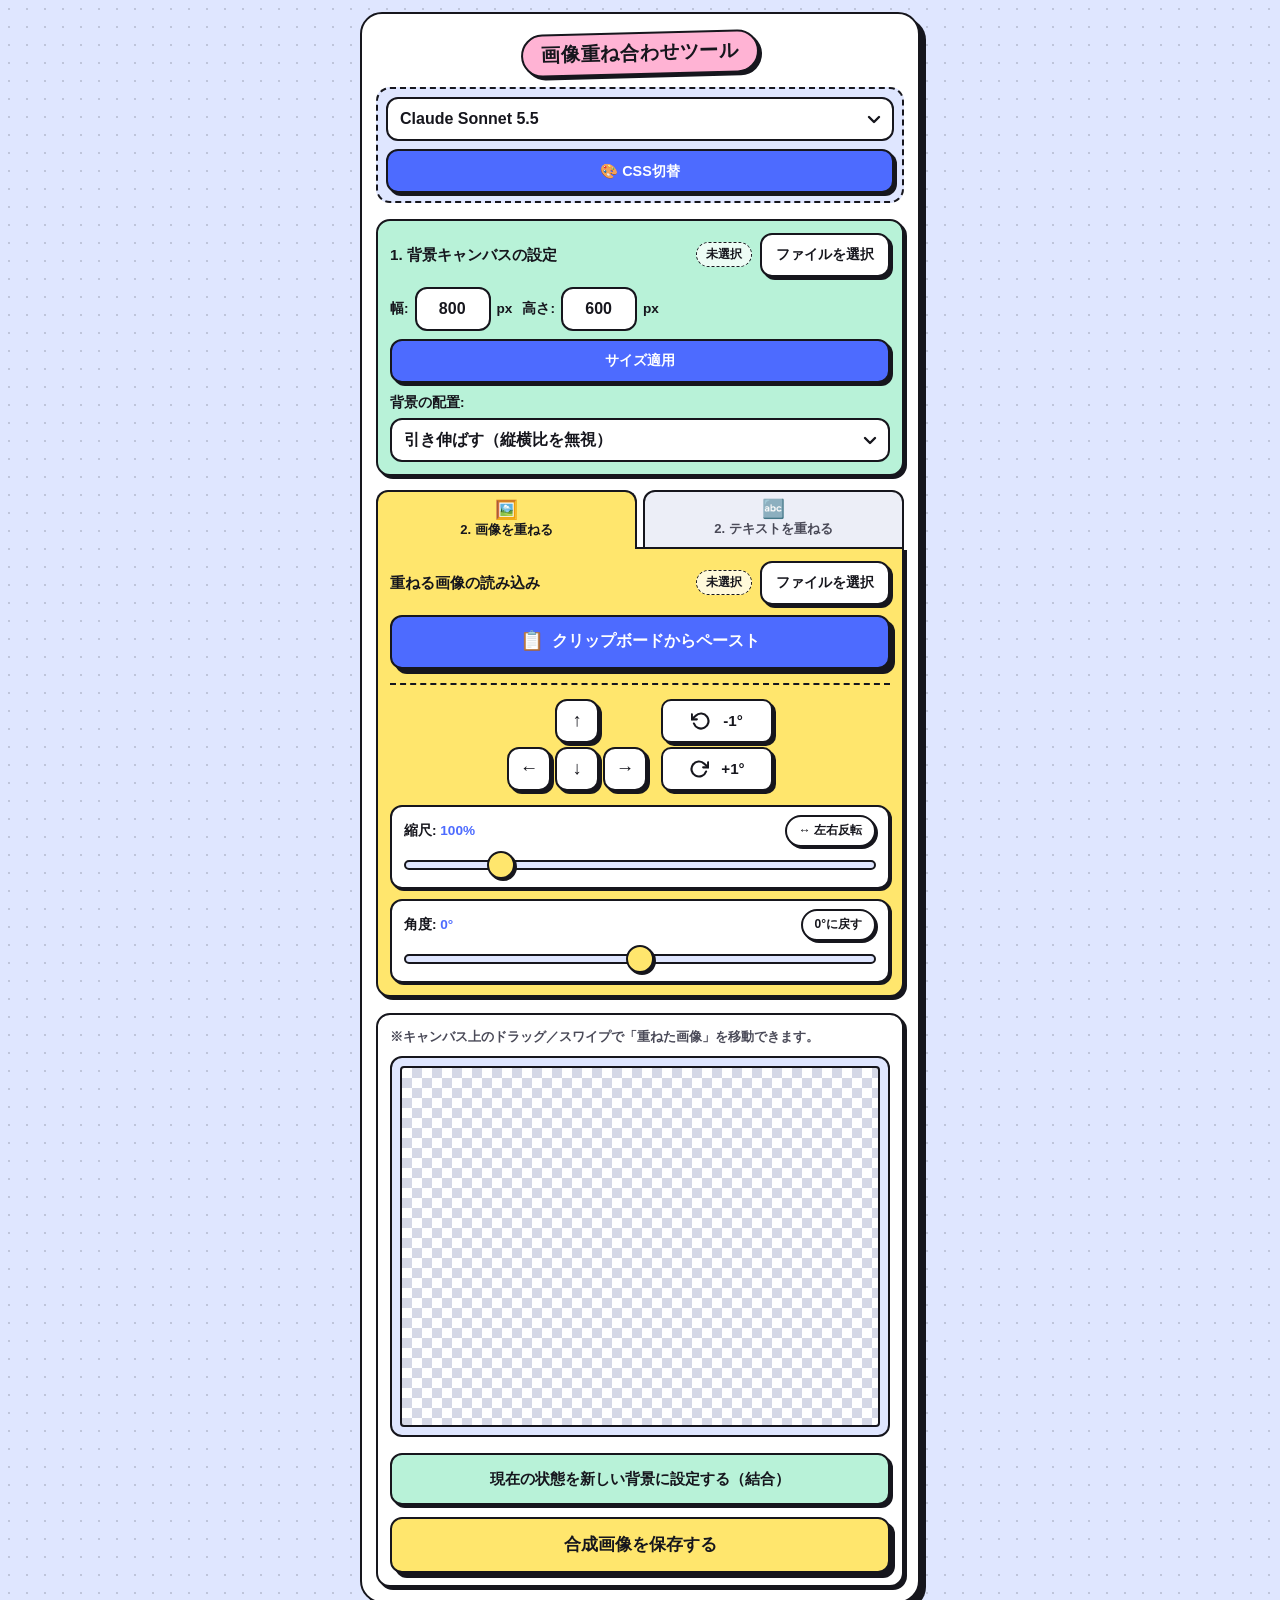
<file: index.html>
<!DOCTYPE html>
<html lang="ja" class="app-html">
<head>
    <meta charset="UTF-8">
    <meta name="viewport" content="width=device-width, initial-scale=1.0, maximum-scale=1.0, user-scalable=no">
    <title>画像重ね合わせツール</title>
    <link rel="stylesheet" href="Claude.css" id="themeStylesheet">
    <style>
        /* 全CSSファイル共通：ヘッダー＆CSS切り替えUI用スタイル */
        .app-header-bar {
            display: flex;
            align-items: center;
            justify-content: space-between;
            gap: 8px;
            margin-bottom: 10px;
            width: 100%;
        }
        .app-header-bar .app-title {
            font-size: 1.05rem;
            margin: 0;
            white-space: nowrap;
            text-align: left;
        }
        .css-switcher-area {
            display: flex;
            align-items: center;
            gap: 4px;
            flex-shrink: 0;
        }
        .css-theme-select {
            width: auto;
            max-width: 135px;
            padding: 4px 6px;
            font-size: 0.75rem;
            border: 1px solid #cccccc;
            border-radius: 4px;
            background: #ffffff;
            color: #333333;
        }
        .btn-cycle-css {
            margin: 0;
            padding: 5px 8px;
            font-size: 0.75rem;
            font-weight: bold;
            background: #6c757d;
            color: #ffffff;
            border: none;
            border-radius: 4px;
            cursor: pointer;
            white-space: nowrap;
        }
        .btn-cycle-css:active {
            background: #5a6268;
        }
    </style>
</head>
<body class="app-body">

<div class="container app-container" id="appContainer">
    <div class="app-header-bar" id="appHeaderBar">
        <h1 class="app-title" id="appTitle">画像重ね合わせツール</h1>
        <div class="css-switcher-area" id="cssSwitcherArea">
            <select id="cssThemeSelect" class="select-input css-theme-select" onchange="changeCssFromSelect(this.value)"></select>
            <button type="button" class="btn-small btn-cycle-css" id="btnCycleCss" onclick="cycleCssTheme()">🎨 CSS切替</button>
        </div>
    </div>
    
    <!-- ① 背景キャンバスの設定（常時表示） -->
    <div class="section-box section-bg-settings" id="sectionBgSettings">
        <div class="header-line bg-header-line">
            <span class="sec-title bg-sec-title">1. 背景キャンバスの設定</span>
            <div class="file-action-area bg-file-action-area">
                <span id="bgFileName" class="file-status bg-file-status">未選択</span>
                <label class="file-btn-label bg-file-btn-label" id="bgFileBtnLabel">
                    <span class="file-btn-text bg-file-btn-text">ファイルを選択</span>
                    <input type="file" id="bgInput" class="file-input bg-file-input" accept="image/*">
                </label>
            </div>
        </div>

        <div class="size-row bg-size-row">
            <label class="inline-label size-label width-label" for="canvasW">
                <span class="label-text width-label-text">幅:</span>
                <input type="number" id="canvasW" class="number-input width-input" value="800">
                <span class="unit-text width-unit-text">px</span>
            </label>
            <label class="inline-label size-label height-label" for="canvasH">
                <span class="label-text height-label-text">高さ:</span>
                <input type="number" id="canvasH" class="number-input height-input" value="600">
                <span class="unit-text height-unit-text">px</span>
            </label>
            <button type="button" class="btn-small btn-apply-size" id="btnApplySize" onclick="updateCanvasSize()">サイズ適用</button>
        </div>

        <div class="select-row bg-select-row">
            <span class="inline-label select-label bg-mode-label">背景の配置:</span>
            <select id="bgMode" class="select-input bg-mode-select" onchange="draw()">
                <option value="stretch" class="select-option bg-option-stretch">引き伸ばす（縦横比を無視）</option>
                <option value="cover" class="select-option bg-option-cover">はみ出しをカット（縦横比維持・全面）</option>
                <option value="contain" class="select-option bg-option-contain">余白を透明に補完（縦横比維持・全体）</option>
            </select>
        </div>
    </div>
    
    <!-- ② 重ねる要素の編集（タブ切り替えエリア） -->
    <div class="tab-wrapper editor-tab-wrapper" id="editorTabWrapper">
        <div class="tab-header editor-tab-header">
            <button type="button" class="tab-btn tab-btn-image is-active" id="tabBtnImage" onclick="switchTab('image')">
                <span class="tab-icon tab-icon-image">🖼️</span>
                <span class="tab-label tab-label-image">2. 画像を重ねる</span>
            </button>
            <button type="button" class="tab-btn tab-btn-text" id="tabBtnText" onclick="switchTab('text')">
                <span class="tab-icon tab-icon-text">🔤</span>
                <span class="tab-label tab-label-text">2. テキストを重ねる</span>
            </button>
        </div>

        <!-- タブA: 画像を重ねる -->
        <div class="section-box tab-content tab-content-image" id="tabImage">
            <div class="header-line fg-header-line">
                <span class="sec-title fg-sec-title">重ねる画像の読み込み</span>
                <div class="file-action-area fg-file-action-area">
                    <span id="fgFileName" class="file-status fg-file-status">未選択</span>
                    <label class="file-btn-label fg-file-btn-label" id="fgFileBtnLabel">
                        <span class="file-btn-text fg-file-btn-text">ファイルを選択</span>
                        <input type="file" id="fgInput" class="file-input fg-file-input" accept="image/*">
                    </label>
                </div>
            </div>

            <button type="button" class="btn-paste fg-paste-btn" id="pasteBtn" onclick="handleButtonPaste()">
                <span class="paste-btn-icon">📋</span>
                <span class="paste-btn-text">クリップボードからペースト</span>
            </button>

            <div id="fallbackPasteArea" class="fallback-paste-area is-hidden" contenteditable="true">
                <span class="fallback-paste-placeholder">👆 ここを長押しして「ペースト」を選択</span>
            </div>

            <div id="statusMsg" class="status-msg fg-status-msg"></div>

            <div class="controls fg-controls">
                <div class="pad-column fg-pad-column">
                    <div class="d-pad fg-d-pad">
                        <button type="button" class="d-pad-btn up fg-btn-up" onclick="moveActive(0, -10)">↑</button>
                        <button type="button" class="d-pad-btn left fg-btn-left" onclick="moveActive(-10, 0)">←</button>
                        <button type="button" class="d-pad-btn down fg-btn-down" onclick="moveActive(0, 10)">↓</button>
                        <button type="button" class="d-pad-btn right fg-btn-right" onclick="moveActive(10, 0)">→</button>
                    </div>
                    <div class="angle-step-row fg-angle-step-row">
                        <button type="button" class="angle-step-btn angle-minus-btn fg-angle-minus" onclick="stepAngle(-1)">↶ -1°</button>
                        <button type="button" class="angle-step-btn angle-plus-btn fg-angle-plus" onclick="stepAngle(1)">↷ +1°</button>
                    </div>
                </div>
                <div class="sliders-stack fg-sliders-stack">
                    <div class="scale-control fg-scale-control" id="scaleBox">
                        <div class="slider-header fg-scale-header">
                            <strong class="slider-title fg-scale-title">縮尺: <span id="scaleValue" class="slider-value fg-scale-value">100%</span></strong>
                            <button type="button" class="btn-mini btn-flip-horizontal" id="btnFlipFg" onclick="toggleFlipFg()">↔ 左右反転</button>
                        </div>
                        <input type="range" id="fgScale" class="range-input fg-scale-range" min="0.1" max="5.0" step="0.05" value="1.0" oninput="updateScale()">
                    </div>
                    <div class="scale-control fg-angle-control" id="angleBox">
                        <div class="slider-header fg-angle-header">
                            <strong class="slider-title fg-angle-title">角度: <span id="angleValue" class="slider-value fg-angle-value">0°</span></strong>
                            <button type="button" class="btn-mini btn-reset-angle" id="btnResetFgAngle" onclick="resetFgAngle()">0°に戻す</button>
                        </div>
                        <input type="range" id="fgAngle" class="range-input fg-angle-range" min="-180" max="180" step="1" value="0" oninput="updateAngle()">
                    </div>
                </div>
            </div>
        </div>

        <!-- タブB: テキストを重ねる -->
        <div class="section-box tab-content tab-content-text is-hidden" id="tabText">
            <div class="text-input-row">
                <textarea id="overlayText" class="text-area-input overlay-textarea" rows="2" placeholder="ここに入力した文字がキャンバスに重なります（改行対応）" oninput="updateTextLayer()"></textarea>
                <button type="button" class="btn-clear-text" id="btnClearText" onclick="clearTextLayer()">消去</button>
            </div>

            <div class="text-style-row">
                <label class="inline-label text-color-label" for="textColor">
                    <span class="label-text">文字色:</span>
                    <input type="color" id="textColor" class="color-input text-color-input" value="#ffffff" onchange="updateTextLayer()">
                </label>
                <label class="inline-label text-outline-label" for="textOutline">
                    <input type="checkbox" id="textOutline" class="checkbox-input text-outline-checkbox" checked onchange="updateTextLayer()">
                    <span class="label-text">フチ:</span>
                    <input type="color" id="outlineColor" class="color-input outline-color-input" value="#000000" onchange="updateTextLayer()">
                </label>
                <label class="inline-label text-bold-label" for="textBold">
                    <input type="checkbox" id="textBold" class="checkbox-input text-bold-checkbox" checked onchange="updateTextLayer()">
                    <span class="label-text">太字</span>
                </label>
                <label class="inline-label text-vertical-label" for="textVertical">
                    <input type="checkbox" id="textVertical" class="checkbox-input text-vertical-checkbox" onchange="updateTextLayer()">
                    <span class="label-text">縦書き</span>
                </label>
            </div>

            <div class="select-row text-bg-select-row">
                <span class="inline-label select-label text-bg-label">背景枠:</span>
                <select id="textBoxBg" class="select-input text-bg-select" onchange="updateTextLayer()">
                    <option value="none" class="select-option text-bg-option-none">なし（透明）</option>
                    <option value="rgba(0,0,0,0.6)" class="select-option text-bg-option-dark">半透明の黒ボックス</option>
                    <option value="rgba(255,255,255,0.75)" class="select-option text-bg-option-light">半透明の白ボックス</option>
                    <option value="#000000" class="select-option text-bg-option-black">黒塗りボックス</option>
                    <option value="#ffffff" class="select-option text-bg-option-white">白塗りボックス</option>
                </select>
            </div>

            <div class="controls text-controls">
                <div class="pad-column text-pad-column">
                    <div class="d-pad text-d-pad">
                        <button type="button" class="d-pad-btn up text-btn-up" onclick="moveActive(0, -10)">↑</button>
                        <button type="button" class="d-pad-btn left text-btn-left" onclick="moveActive(-10, 0)">←</button>
                        <button type="button" class="d-pad-btn down text-btn-down" onclick="moveActive(0, 10)">↓</button>
                        <button type="button" class="d-pad-btn right text-btn-right" onclick="moveActive(10, 0)">→</button>
                    </div>
                    <div class="angle-step-row text-angle-step-row">
                        <button type="button" class="angle-step-btn angle-minus-btn text-angle-minus" onclick="stepAngle(-1)">↶ -1°</button>
                        <button type="button" class="angle-step-btn angle-plus-btn text-angle-plus" onclick="stepAngle(1)">↷ +1°</button>
                    </div>
                </div>
                <div class="sliders-stack text-sliders-stack">
                    <div class="scale-control text-size-control" id="textSizeBox">
                        <div class="slider-header text-size-header">
                            <strong class="slider-title text-size-title">文字サイズ: <span id="textSizeValue" class="slider-value text-size-value">40px</span></strong>
                        </div>
                        <input type="range" id="textSize" class="range-input text-size-range" min="12" max="160" step="2" value="40" oninput="updateTextLayer()">
                    </div>
                    <div class="scale-control text-angle-control" id="textAngleBox">
                        <div class="slider-header text-angle-header">
                            <strong class="slider-title text-angle-title">角度: <span id="textAngleValue" class="slider-value text-angle-value">0°</span></strong>
                            <button type="button" class="btn-mini btn-reset-angle" id="btnResetTextAngle" onclick="resetTextAngle()">0°に戻す</button>
                        </div>
                        <input type="range" id="textAngle" class="range-input text-angle-range" min="-180" max="180" step="1" value="0" oninput="updateTextLayer()">
                    </div>
                </div>
            </div>
        </div>
    </div>

    <!-- ③ キャンバス表示 ＆ 新しい背景に設定・保存ボタン（常時表示） -->
    <div class="section-footer preview-footer-section" id="sectionFooter">
        <p class="guide-text canvas-guide-text" id="dragGuideText">※キャンバス上のドラッグ／スワイプで「重ねた画像」を移動できます。</p>
        <div class="canvas-wrapper" id="canvasWrapper">
            <canvas id="canvas" class="main-canvas"></canvas>
        </div>

        <div class="footer-actions" id="footerActions">
            <button type="button" class="btn-flatten action-btn-flatten" id="btnFlatten" onclick="setAsNewBackground()">現在の状態を新しい背景に設定する（結合）</button>
            <button type="button" class="btn-save action-btn-save" id="btnSave" onclick="saveImage()">合成画像を保存する</button>
        </div>
    </div>
</div>

<script>
    // =========================================================
    // CSSファイル切り替え機能（リスト管理・初期CSS指定・URLハッシュ対応）
    // =========================================================
    const cssFileList = [
        { name: 'Claude Sonnet 5.5', file: 'Claude.css' },
        { name: 'chatGPT GPT-6', file: 'ChatGPT.css' },
        { name: 'Gemini 1.5 Pro', file: 'Gemini.css' },
        { name: 'Grok free-tier available', file: 'Grok.css' }
    ]

    // ★URLハッシュが無い場合に初期ロードで読み込むCSSファイル名
    const defaultCssFile = 'Claude.css';

    let currentCssIndex = 0;

    // CSSファイル名（またはハッシュ文字列）から配列インデックスを検索・なければ追加
    function resolveCssIndexByFileName(rawName, allowDynamicAdd = true) {
        if (!rawName) return -1;
        const cleanName = decodeURIComponent(rawName.trim().replace(/^#/, ''));
        if (!cleanName) return -1;

        // 拡張子 .css が省略されている場合は補完した候補も用意
        const withExt = cleanName.toLowerCase().endsWith('.css') ? cleanName : cleanName + '.css';

        const foundIdx = cssFileList.findIndex(item =>
            item.file.toLowerCase() === cleanName.toLowerCase() ||
            item.file.toLowerCase() === withExt.toLowerCase()
        );

        if (foundIdx !== -1) {
            return foundIdx;
        }

        // リストに未登録のCSSファイルがURLハッシュで指定された場合、リストに自動追加して適用
        if (allowDynamicAdd) {
            cssFileList.push({ name: withExt, file: withExt });
            return cssFileList.length - 1;
        }
        return -1;
    }

    function renderCssSelectOptions() {
        const selectEl = document.getElementById('cssThemeSelect');
        if (!selectEl) return;
        selectEl.innerHTML = '';
        cssFileList.forEach((item, index) => {
            const opt = document.createElement('option');
            opt.value = index;
            opt.textContent = item.name;
            opt.className = 'select-option css-theme-option';
            selectEl.appendChild(opt);
        });
        selectEl.value = currentCssIndex;
    }

    function applyCssByIndex(index, updateUrlHash = true) {
        if (index < 0 || index >= cssFileList.length) return;
        currentCssIndex = index;
        const targetCssFile = cssFileList[currentCssIndex].file;

        const linkEl = document.getElementById('themeStylesheet');
        if (linkEl) {
            linkEl.setAttribute('href', targetCssFile);
        }

        const selectEl = document.getElementById('cssThemeSelect');
        if (selectEl) {
            selectEl.value = currentCssIndex;
        }

        if (updateUrlHash) {
            history.replaceState(null, '', '#' + encodeURIComponent(targetCssFile));
        }
    }

    function initCssSwitcher() {
        // 1. まず初期設定 (defaultCssFile) のインデックスを特定
        let initialIdx = resolveCssIndexByFileName(defaultCssFile, false);
        if (initialIdx === -1) initialIdx = 0;

        // 2. URLにハッシュ (#xxx.css) があればそちらを最優先
        if (window.location.hash && window.location.hash.length > 1) {
            const hashIdx = resolveCssIndexByFileName(window.location.hash, true);
            if (hashIdx !== -1) {
                initialIdx = hashIdx;
            }
        }

        renderCssSelectOptions();
        applyCssByIndex(initialIdx, Boolean(window.location.hash));
    }

    function changeCssFromSelect(indexStr) {
        applyCssByIndex(parseInt(indexStr, 10), true);
    }

    function cycleCssTheme() {
        const nextIndex = (currentCssIndex + 1) % cssFileList.length;
        applyCssByIndex(nextIndex, true);
    }

    // ブラウザ上でURLのハッシュが直接書き換えられた場合にも連動
    window.addEventListener('hashchange', function() {
        if (window.location.hash && window.location.hash.length > 1) {
            const idx = resolveCssIndexByFileName(window.location.hash, true);
            if (idx !== -1) {
                renderCssSelectOptions();
                applyCssByIndex(idx, false);
            }
        }
    });

    initCssSwitcher();
    // =========================================================

    const canvas = document.getElementById('canvas');
    const ctx = canvas.getContext('2d');
    const fallbackPasteArea = document.getElementById('fallbackPasteArea');
    const statusMsg = document.getElementById('statusMsg');
    const defaultFallbackText = '<span class="fallback-paste-placeholder">👆 ここを長押しして「ペースト」を選択</span>';
    
    let activeTab = 'image';

    // 背景と画像レイヤーの変数（fgX, fgY は画像の中心座標）
    let bgImage = null;
    let currentBgObjectUrl = null; // メモリ解放管理用のBlob URL
    let fgImage = null;
    let customWidth = 800;
    let customHeight = 600;
    let fgX = 400, fgY = 300;
    let fgScale = 1.0;
    let fgAngle = 0;
    let fgFlipX = false;

    // テキストレイヤーの変数（textX, textY はテキストの中心座標）
    let textX = 400, textY = 300;
    let textAngle = 0;
    let isTextInitialized = false;

    let isDragging = false;
    let startX, startY;

    updateCanvasSize();

    // スライダー操作時の画面ブレ防止
    ['scaleBox', 'angleBox', 'textSizeBox', 'textAngleBox'].forEach(id => {
        const el = document.getElementById(id);
        if (el) {
            el.addEventListener('touchmove', function(e) {
                e.stopPropagation();
            }, { passive: false });
        }
    });

    // ステータスメッセージのクラス制御ヘルパー
    function setStatusMessage(text, type) {
        statusMsg.classList.remove('is-success', 'is-error', 'is-info');
        if (type === 'success') statusMsg.classList.add('is-success');
        else if (type === 'error') statusMsg.classList.add('is-error');
        else statusMsg.classList.add('is-info');
        statusMsg.innerText = text;
    }

    // タブ切り替え処理
    function switchTab(tabName) {
        activeTab = tabName;
        const isImg = (tabName === 'image');

        document.getElementById('tabBtnImage').classList.toggle('is-active', isImg);
        document.getElementById('tabBtnText').classList.toggle('is-active', !isImg);
        document.getElementById('tabImage').classList.toggle('is-hidden', !isImg);
        document.getElementById('tabText').classList.toggle('is-hidden', isImg);

        const guide = document.getElementById('dragGuideText');
        if (isImg) {
            guide.innerText = '※キャンバス上のドラッグ／スワイプで「重ねた画像」を移動できます。';
        } else {
            guide.innerText = '※キャンバス上のドラッグ／スワイプで「テキスト」を移動できます。';
            if (!isTextInitialized) {
                textX = customWidth / 2;
                textY = customHeight / 2;
                isTextInitialized = true;
            }
        }
        draw();
    }

    function updateCanvasSize() {
        customWidth = parseInt(document.getElementById('canvasW').value) || 800;
        customHeight = parseInt(document.getElementById('canvasH').value) || 600;
        if (!isTextInitialized) {
            textX = customWidth / 2;
            textY = customHeight / 2;
        }
        draw();
    }

    function updateScale() {
        fgScale = parseFloat(document.getElementById('fgScale').value);
        document.getElementById('scaleValue').innerText = Math.round(fgScale * 100) + '%';
        draw();
    }

    function updateAngle() {
        fgAngle = parseInt(document.getElementById('fgAngle').value) || 0;
        document.getElementById('angleValue').innerText = fgAngle + '°';
        draw();
    }

    function resetFgAngle() {
        fgAngle = 0;
        document.getElementById('fgAngle').value = 0;
        document.getElementById('angleValue').innerText = '0°';
        draw();
    }

    function stepAngle(delta) {
        if (activeTab === 'image') {
            fgAngle = Math.max(-180, Math.min(180, fgAngle + delta));
            document.getElementById('fgAngle').value = fgAngle;
            document.getElementById('angleValue').innerText = fgAngle + '°';
        } else {
            textAngle = Math.max(-180, Math.min(180, textAngle + delta));
            document.getElementById('textAngle').value = textAngle;
            document.getElementById('textAngleValue').innerText = textAngle + '°';
        }
        draw();
    }

    function toggleFlipFg() {
        fgFlipX = !fgFlipX;
        document.getElementById('btnFlipFg').classList.toggle('is-flipped', fgFlipX);
        draw();
    }

    function updateTextLayer() {
        const size = document.getElementById('textSize').value;
        document.getElementById('textSizeValue').innerText = size + 'px';
        textAngle = parseInt(document.getElementById('textAngle').value) || 0;
        document.getElementById('textAngleValue').innerText = textAngle + '°';

        if (!isTextInitialized) {
            textX = customWidth / 2;
            textY = customHeight / 2;
            isTextInitialized = true;
        }
        draw();
    }

    function resetTextAngle() {
        textAngle = 0;
        document.getElementById('textAngle').value = 0;
        document.getElementById('textAngleValue').innerText = '0°';
        draw();
    }

    function clearTextLayer() {
        document.getElementById('overlayText').value = '';
        resetTextAngle();
        draw();
    }

    function isVerticalRotChar(ch) {
        return 'ーｰ～〜…‥｜|()（）[]［］{}｛｝「」『』【】〈〉《》〔〕＜＞<>-－＝='.includes(ch);
    }

    function isVerticalSmallOrPunct(ch) {
        return '、。，．っゃゅょぁぃぅぇぉッャュョァィゥェォヵヶ'.includes(ch);
    }

    function draw() {
        canvas.width = customWidth;
        canvas.height = customHeight;
        ctx.clearRect(0, 0, canvas.width, canvas.height);
        
        // 1. 背景画像の描画
        if (bgImage) {
            const mode = document.getElementById('bgMode').value;
            if (mode === 'stretch') {
                ctx.drawImage(bgImage, 0, 0, canvas.width, canvas.height);
            } else {
                const scale = (mode === 'cover') 
                    ? Math.max(canvas.width / bgImage.width, canvas.height / bgImage.height)
                    : Math.min(canvas.width / bgImage.width, canvas.height / bgImage.height);
                const w = bgImage.width * scale;
                const h = bgImage.height * scale;
                ctx.drawImage(bgImage, (canvas.width - w) / 2, (canvas.height - h) / 2, w, h);
            }
        }
        
        // 2. 重ねる画像の描画
        if (fgImage) {
            const w = fgImage.width * fgScale;
            const h = fgImage.height * fgScale;
            ctx.save();
            ctx.translate(fgX, fgY);
            ctx.rotate(fgAngle * Math.PI / 180);
            if (fgFlipX) {
                ctx.scale(-1, 1);
            }
            ctx.drawImage(fgImage, -w / 2, -h / 2, w, h);
            ctx.restore();
        }

        // 3. テキストボックスの描画
        const rawText = document.getElementById('overlayText').value;
        if (rawText && rawText.trim().length > 0) {
            const lines = rawText.split('\n');
            const fontSize = parseInt(document.getElementById('textSize').value) || 40;
            const isBold = document.getElementById('textBold').checked;
            const isVertical = document.getElementById('textVertical').checked;
            const textColor = document.getElementById('textColor').value;
            const hasOutline = document.getElementById('textOutline').checked;
            const outlineColor = document.getElementById('outlineColor').value;
            const boxBg = document.getElementById('textBoxBg').value;

            ctx.save();
            ctx.translate(textX, textY);
            ctx.rotate(textAngle * Math.PI / 180);

            ctx.font = `${isBold ? 'bold ' : ''}${fontSize}px sans-serif`;
            ctx.textAlign = 'center';
            ctx.textBaseline = 'middle';

            const strokeW = Math.max(2, Math.round(fontSize * 0.12));

            if (!isVertical) {
                const lineHeight = fontSize * 1.25;
                const totalHeight = lines.length * lineHeight;

                if (boxBg !== 'none') {
                    let maxLineWidth = 0;
                    for (const line of lines) {
                        const m = ctx.measureText(line);
                        if (m.width > maxLineWidth) maxLineWidth = m.width;
                    }
                    const padX = fontSize * 0.4;
                    const padY = fontSize * 0.25;
                    const boxW = maxLineWidth + padX * 2;
                    const boxH = totalHeight + padY * 2;

                    ctx.fillStyle = boxBg;
                    ctx.fillRect(-boxW / 2, -boxH / 2, boxW, boxH);
                }

                const startY = -(totalHeight / 2) + (lineHeight / 2);
                for (let i = 0; i < lines.length; i++) {
                    const ly = startY + i * lineHeight;
                    if (hasOutline) {
                        ctx.strokeStyle = outlineColor;
                        ctx.lineWidth = strokeW;
                        ctx.lineJoin = 'round';
                        ctx.strokeText(lines[i], 0, ly);
                    }
                    ctx.fillStyle = textColor;
                    ctx.fillText(lines[i], 0, ly);
                }
            } else {
                const charStepY = fontSize * 1.08;
                const colStepX = fontSize * 1.35;
                const numCols = lines.length;
                let maxChars = 0;
                for (const line of lines) {
                    const chars = Array.from(line);
                    if (chars.length > maxChars) maxChars = chars.length;
                }

                const totalWidth = numCols * colStepX;
                const totalHeight = maxChars * charStepY;

                if (boxBg !== 'none') {
                    const padX = fontSize * 0.35;
                    const padY = fontSize * 0.35;
                    const boxW = totalWidth + padX * 2;
                    const boxH = totalHeight + padY * 2;

                    ctx.fillStyle = boxBg;
                    ctx.fillRect(-boxW / 2, -boxH / 2, boxW, boxH);
                }

                const startX = (totalWidth / 2) - (colStepX / 2);
                const startY = -(totalHeight / 2) + (charStepY / 2);

                for (let c = 0; c < numCols; c++) {
                    const colX = startX - c * colStepX;
                    const chars = Array.from(lines[c]);
                    for (let r = 0; r < chars.length; r++) {
                        const ch = chars[r];
                        const charY = startY + r * charStepY;

                        ctx.save();
                        ctx.translate(colX, charY);

                        if (isVerticalRotChar(ch)) {
                            ctx.rotate(Math.PI / 2);
                        } else if (isVerticalSmallOrPunct(ch)) {
                            ctx.translate(fontSize * 0.22, -fontSize * 0.22);
                        }

                        if (hasOutline) {
                            ctx.strokeStyle = outlineColor;
                            ctx.lineWidth = strokeW;
                            ctx.lineJoin = 'round';
                            ctx.strokeText(ch, 0, 0);
                        }
                        ctx.fillStyle = textColor;
                        ctx.fillText(ch, 0, 0);
                        ctx.restore();
                    }
                }
            }
            ctx.restore();
        }
    }

    function moveActive(dx, dy) {
        if (activeTab === 'image') {
            fgX += dx;
            fgY += dy;
        } else {
            textX += dx;
            textY += dy;
        }
        draw();
    }

    function trimAndCheckTransparency(img) {
        const w = img.naturalWidth || img.width;
        const h = img.naturalHeight || img.height;
        const temp = document.createElement('canvas');
        temp.width = w;
        temp.height = h;
        const tCtx = temp.getContext('2d');
        tCtx.drawImage(img, 0, 0);

        const data = tCtx.getImageData(0, 0, w, h).data;

        let hasTransparentPixel = false;
        let minX = w, minY = h, maxX = -1, maxY = -1;

        for (let y = 0; y < h; y++) {
            for (let x = 0; x < w; x++) {
                const alpha = data[(y * w + x) * 4 + 3];
                if (alpha < 250) {
                    hasTransparentPixel = true;
                }
                if (alpha > 0) {
                    if (x < minX) minX = x;
                    if (x > maxX) maxX = x;
                    if (y < minY) minY = y;
                    if (y > maxY) maxY = y;
                }
            }
        }

        if (maxX < minX || maxY < minY) {
            return { canvas: temp, isCutout: false };
        }

        const cropW = maxX - minX + 1;
        const cropH = maxY - minY + 1;
        const outCanvas = document.createElement('canvas');
        outCanvas.width = cropW;
        outCanvas.height = cropH;
        outCanvas.getContext('2d').drawImage(temp, minX, minY, cropW, cropH, 0, 0, cropW, cropH);

        // 一時キャンバスのメモリを即座に解放
        temp.width = 1;
        temp.height = 1;

        return { canvas: outCanvas, isCutout: hasTransparentPixel };
    }

    function setForegroundResult(result) {
        if (fgImage && fgImage !== result.canvas) {
            fgImage.width = 1;
            fgImage.height = 1;
        }
        fgImage = result.canvas;
        document.getElementById('fgScale').value = 1.0;
        fgScale = 1.0;
        document.getElementById('scaleValue').innerText = '100%';
        
        document.getElementById('fgAngle').value = 0;
        fgAngle = 0;
        document.getElementById('angleValue').innerText = '0°';
        fgFlipX = false;
        document.getElementById('btnFlipFg').classList.remove('is-flipped');

        fgX = customWidth / 2;
        fgY = customHeight / 2;
        
        fallbackPasteArea.classList.add('is-hidden');
        document.getElementById('fgFileName').innerText = "ペースト済";

        if (result.isCutout) {
            setStatusMessage(`✅ 切り抜き画像（透過あり）を配置しました (${fgImage.width}×${fgImage.height}px)`, 'success');
        } else {
            setStatusMessage(`⚠️ 透過のない画像が貼られました（切り抜きコピーは光った後に指を離してコピー）`, 'error');
        }
        draw();
    }

    // DataURLを使わずメモリ負荷の低いObjectURLでImageを生成する
    function blobToImage(blob) {
        return new Promise((resolve) => {
            if (!blob) {
                resolve(null);
                return;
            }
            const url = URL.createObjectURL(blob);
            const img = new Image();
            img.onload = () => {
                URL.revokeObjectURL(url);
                resolve(img);
            };
            img.onerror = () => {
                URL.revokeObjectURL(url);
                resolve(null);
            };
            img.src = url;
        });
    }

    async function handleButtonPaste() {
        setStatusMessage("⏳ クリップボードを読み取り中...", 'info');

        try {
            if (!navigator.clipboard || !navigator.clipboard.read) {
                throw new Error("Clipboard API non-supported");
            }

            const items = await navigator.clipboard.read();
            let fallbackRes = null;

            for (const item of items) {
                if (item.types.includes('image/png')) {
                    const blob = await item.getType('image/png');
                    const img = await blobToImage(blob);
                    if (img) {
                        const res = trimAndCheckTransparency(img);
                        if (res.isCutout) {
                            setForegroundResult(res);
                            return;
                        }
                        if (!fallbackRes) fallbackRes = res;
                    }
                }

                if (item.types.includes('text/html')) {
                    const blob = await item.getType('text/html');
                    const htmlText = await blob.text();
                    if (htmlText && htmlText.indexOf('<img') !== -1) {
                        const doc = new DOMParser().parseFromString(htmlText, 'text/html');
                        const imgTag = doc.querySelector('img');
                        if (imgTag && imgTag.src) {
                            const img = await new Promise((resolve) => {
                                const i = new Image();
                                i.crossOrigin = "anonymous";
                                i.onload = () => resolve(i);
                                i.onerror = () => resolve(null);
                                i.src = imgTag.src;
                            });
                            if (img) {
                                const res = trimAndCheckTransparency(img);
                                if (res.isCutout) {
                                    setForegroundResult(res);
                                    return;
                                }
                                if (!fallbackRes) fallbackRes = res;
                            }
                        }
                    }
                }

                for (const type of item.types) {
                    if (type.startsWith('image/') && type !== 'image/png') {
                        const blob = await item.getType(type);
                        const img = await blobToImage(blob);
                        if (img) {
                            const res = trimAndCheckTransparency(img);
                            if (res.isCutout) {
                                setForegroundResult(res);
                                return;
                            }
                            if (!fallbackRes) fallbackRes = res;
                        }
                    }
                }
            }

            if (fallbackRes) {
                setForegroundResult(fallbackRes);
                return;
            }

            showFallbackPaste("クリップボードから直接取得できませんでした。下の枠を長押ししてペーストしてください。");

        } catch (err) {
            showFallbackPaste("直接読み取りがブロックされました。下の枠を長押しして「ペースト」を押してください。");
        }
    }

    function showFallbackPaste(msg) {
        setStatusMessage(msg, 'error');
        fallbackPasteArea.classList.remove('is-hidden');
        fallbackPasteArea.innerHTML = defaultFallbackText;
    }

    window.addEventListener('paste', async function(e) {
        if (document.activeElement && document.activeElement.id === 'overlayText') {
            return;
        }

        const cd = e.clipboardData;
        if (!cd) return;

        const htmlText = cd.getData('text/html');
        let htmlImgSrc = null;
        if (htmlText && htmlText.indexOf('<img') !== -1) {
            const doc = new DOMParser().parseFromString(htmlText, 'text/html');
            const imgTag = doc.querySelector('img');
            if (imgTag && imgTag.src) htmlImgSrc = imgTag.src;
        }

        const files = [];
        if (cd.items) {
            for (let i = 0; i < cd.items.length; i++) {
                if (cd.items[i].type.indexOf('image') !== -1) {
                    const f = cd.items[i].getAsFile();
                    if (f) files.push(f);
                }
            }
        }
        if (files.length === 0 && cd.files) {
            for (let i = 0; i < cd.files.length; i++) {
                if (cd.files[i].type.indexOf('image') !== -1) {
                    files.push(cd.files[i]);
                }
            }
        }

        files.sort((a, b) => (b.type === 'image/png' ? 1 : 0) - (a.type === 'image/png' ? 1 : 0));

        if (files.length > 0 || htmlImgSrc) {
            e.preventDefault();
            setTimeout(() => {
                fallbackPasteArea.innerHTML = defaultFallbackText;
                fallbackPasteArea.blur();
            }, 80);

            let fallbackResult = null;

            for (const f of files) {
                const img = await blobToImage(f);
                if (!img) continue;
                const res = trimAndCheckTransparency(img);
                if (res.isCutout) {
                    setForegroundResult(res);
                    return;
                }
                if (!fallbackResult) fallbackResult = res;
            }

            if (htmlImgSrc) {
                const img = await new Promise((resolve) => {
                    const i = new Image();
                    i.onload = () => resolve(i);
                    i.onerror = () => resolve(null);
                    i.src = htmlImgSrc;
                });
                if (img) {
                    const res = trimAndCheckTransparency(img);
                    if (res.isCutout) {
                        setForegroundResult(res);
                        return;
                    }
                    if (!fallbackResult) fallbackResult = res;
                }
            }

            if (fallbackResult) {
                setForegroundResult(fallbackResult);
            }
        }
    });

    // ファイル選択（重ねる画像）
    document.getElementById('fgInput').addEventListener('change', async function(e) {
        const file = e.target.files[0];
        if (!file) return;
        document.getElementById('fgFileName').innerText = file.name;
        const img = await blobToImage(file);
        if (img) {
            const res = trimAndCheckTransparency(img);
            setForegroundResult(res);
        }
    });

    // ファイル選択（背景画像：ObjectURL管理で省メモリ化）
    document.getElementById('bgInput').addEventListener('change', function(e) {
        const file = e.target.files[0];
        if (!file) return;
        document.getElementById('bgFileName').innerText = file.name;
        
        const url = URL.createObjectURL(file);
        const img = new Image();
        img.onload = function() {
            if (currentBgObjectUrl) {
                URL.revokeObjectURL(currentBgObjectUrl);
            }
            currentBgObjectUrl = url;
            bgImage = img;
            document.getElementById('canvasW').value = img.width;
            document.getElementById('canvasH').value = img.height;
            customWidth = img.width;
            customHeight = img.height;
            textX = customWidth / 2;
            textY = customHeight / 2;
            isTextInitialized = true;
            draw();
        };
        img.src = url;
    });

    // ドラッグ＆スワイプ移動
    function getCanvasPos(e) {
        const rect = canvas.getBoundingClientRect();
        const scaleX = canvas.width / rect.width;
        const scaleY = canvas.height / rect.height;
        let clientX = e.clientX, clientY = e.clientY;
        if (e.touches && e.touches.length > 0) {
            clientX = e.touches[0].clientX;
            clientY = e.touches[0].clientY;
        }
        return { x: (clientX - rect.left) * scaleX, y: (clientY - rect.top) * scaleY };
    }

    function onPointerDown(e) {
        const pos = getCanvasPos(e);
        if (activeTab === 'image') {
            if (!fgImage) return;
            isDragging = true;
            startX = pos.x - fgX;
            startY = pos.y - fgY;
        } else {
            const rawText = document.getElementById('overlayText').value;
            if (!rawText || rawText.trim().length === 0) return;
            isDragging = true;
            startX = pos.x - textX;
            startY = pos.y - textY;
        }
    }

    function onPointerMove(e) {
        if (!isDragging) return;
        e.preventDefault();
        const pos = getCanvasPos(e);
        if (activeTab === 'image') {
            fgX = pos.x - startX;
            fgY = pos.y - startY;
        } else {
            textX = pos.x - startX;
            textY = pos.y - startY;
        }
        draw();
    }

    function onPointerUp() { isDragging = false; }

    canvas.addEventListener('mousedown', onPointerDown);
    canvas.addEventListener('mousemove', onPointerMove);
    canvas.addEventListener('mouseup', onPointerUp);
    canvas.addEventListener('mouseleave', onPointerUp);
    canvas.addEventListener('touchstart', onPointerDown, {passive: false});
    canvas.addEventListener('touchmove', onPointerMove, {passive: false});
    canvas.addEventListener('touchend', onPointerUp);

    // 【クラッシュ防止版】現在の状態を新しい背景に結合（Blob方式＋メモリ解放）
    function setAsNewBackground() {
        const hasText = document.getElementById('overlayText').value.trim().length > 0;
        if (!bgImage && !fgImage && !hasText) {
            alert("画像やテキストが配置されていません。");
            return;
        }
        
        canvas.toBlob(function(blob) {
            if (!blob) return;
            const url = URL.createObjectURL(blob);
            const img = new Image();
            img.onload = function() {
                if (currentBgObjectUrl) {
                    URL.revokeObjectURL(currentBgObjectUrl);
                }
                currentBgObjectUrl = url;
                bgImage = img;
                
                if (fgImage) {
                    fgImage.width = 1;
                    fgImage.height = 1;
                    fgImage = null;
                }
                
                document.getElementById('fgInput').value = "";
                document.getElementById('fgFileName').innerText = "未選択";
                document.getElementById('overlayText').value = "";
                resetFgAngle();
                resetTextAngle();
                fgFlipX = false;
                document.getElementById('btnFlipFg').classList.remove('is-flipped');
                document.getElementById('bgFileName').innerText = "結合画像";
                setStatusMessage("背景に結合しました。続けて次の画像やテキストを重ねられます。", 'info');
                draw();
            };
            img.src = url;
        }, 'image/png');
    }

    // 【クラッシュ防止版】合成画像の保存（Blobダウンロード方式＋メモリ解放）
    function saveImage() {
        const hasText = document.getElementById('overlayText').value.trim().length > 0;
        if (!bgImage && !fgImage && !hasText) { 
            alert("画像やテキストが読み込まれていません。"); 
            return; 
        }
        
        canvas.toBlob(function(blob) {
            if (!blob) return;
            const url = URL.createObjectURL(blob);
            const link = document.createElement('a');
            link.className = 'download-trigger-link';
            link.download = 'merged_image.png';
            link.href = url;
            document.body.appendChild(link);
            link.click();
            document.body.removeChild(link);
            
            setTimeout(() => {
                URL.revokeObjectURL(url);
            }, 3000);
        }, 'image/png');
    }
</script>

</body>
</html>
</file>
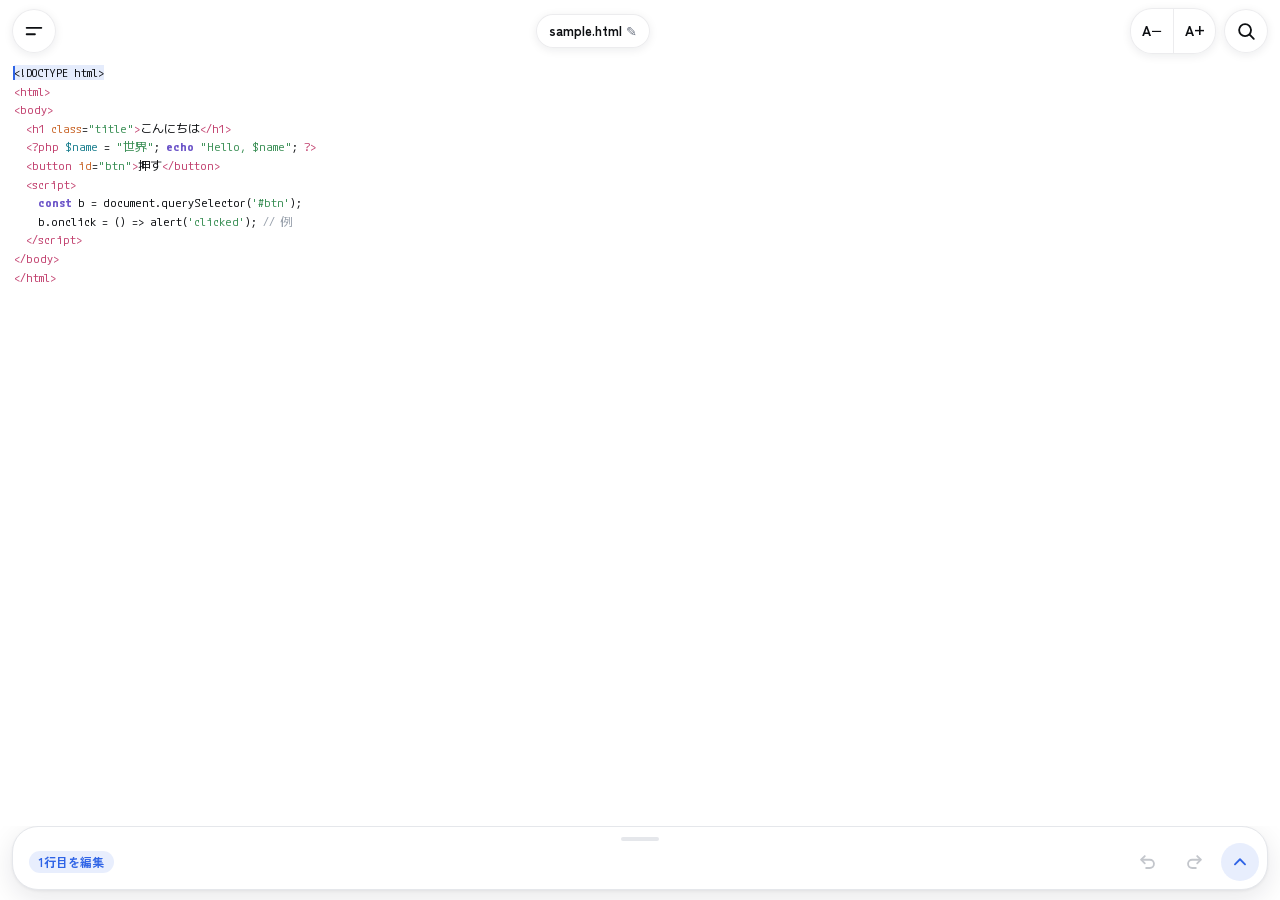
<file: editor.html>
<!DOCTYPE html>
<html lang="ja">
<head>
<meta charset="utf-8">
<meta name="viewport" content="width=device-width, initial-scale=1, maximum-scale=1, user-scalable=no, viewport-fit=cover">
<title>コードエディタ</title>
<link rel="stylesheet" href="https://fonts.googleapis.com/css2?family=M+PLUS+1+Code:wght@400;700&family=Zen+Kaku+Gothic+New:wght@400;700&display=swap">
<style>
:root{--bg:#e9edf1;--pane:#fff;--ink:#1b2430;--mute:#66727f;--line:#d3d9e0;--acc:#2457d6;--onacc:#fff;--selbg:rgba(36,87,214,.25);
--c:#8a94a0;--s:#2b8a3e;--v:#0b7285;--k:#6741d9;--n:#1971c2;--t:#c2255c;--a:#d9480f;
box-sizing:border-box;padding-top:env(safe-area-inset-top,0px);padding-bottom:env(safe-area-inset-bottom,0px);color-scheme:light}
@media (prefers-color-scheme:dark){:root:not([data-theme="light"]){--bg:#0d1116;--pane:#151a21;--ink:#dde3ea;--mute:#8793a1;--line:#27303a;--acc:#6c9bff;--onacc:#0d1116;--selbg:rgba(108,155,255,.35);
--c:#6c7886;--s:#8ce99a;--v:#66d9e8;--k:#b197fc;--n:#74c0fc;--t:#f783ac;--a:#ffa94d;color-scheme:dark}}
:root[data-theme="dark"]{--bg:#0d1116;--pane:#151a21;--ink:#dde3ea;--mute:#8793a1;--line:#27303a;--acc:#6c9bff;--onacc:#0d1116;--selbg:rgba(108,155,255,.35);
--c:#6c7886;--s:#8ce99a;--v:#66d9e8;--k:#b197fc;--n:#74c0fc;--t:#f783ac;--a:#ffa94d;color-scheme:dark}
html{scroll-padding-top:env(safe-area-inset-top,0px)}
*{box-sizing:border-box}
html,body{height:100%;margin:0}
body{background:var(--bg);color:var(--ink);font:14px/1.4 "Zen Kaku Gothic New",system-ui,sans-serif;overflow:hidden;overscroll-behavior:none;touch-action:manipulation;-webkit-text-size-adjust:100%;position:fixed;top:0;left:0;right:0;height:100%;padding-top:env(safe-area-inset-top,0px);padding-bottom:env(safe-area-inset-bottom,0px)}
#app{height:100%;display:flex;flex-direction:column;position:relative;overflow:hidden}
button{font:inherit;color:inherit;cursor:pointer}
.b{border:1px solid var(--line);background:var(--pane);border-radius:10px;min-height:40px;padding:0 14px}
header{display:flex;align-items:center;gap:8px;padding:8px 10px;background:var(--pane);border-bottom:1px solid var(--line)}
#menu{width:44px;padding:0;font-size:20px}
#fname{flex:1;min-width:0;white-space:nowrap;overflow:hidden;text-overflow:ellipsis;font-weight:700}
main{position:relative;flex:1;min-height:0;background:var(--pane)}
#sc,#mk,#hl,#ta{position:absolute;inset:0;margin:0;padding:8px 10px;border:0;font:var(--fs,12px)/1.55 "M PLUS 1 Code",ui-monospace,monospace;white-space:pre;tab-size:2;letter-spacing:0}
#sc,#mk,#hl{overflow:hidden;pointer-events:none;color:var(--ink)}
#sc,#mk{color:transparent}mark{background:rgba(255,196,0,.4);color:transparent;border-radius:2px}mark.cu{background:rgba(255,140,0,.75)}
#hl code,#mk code{font:inherit}
#hl i{font-style:normal}
#ta{overflow:auto;overscroll-behavior:contain;resize:none;outline:0;background:transparent;color:transparent;-webkit-text-fill-color:transparent;caret-color:var(--acc)}
#ta::selection{background:var(--selbg)}
i.c{color:var(--c)}i.s{color:var(--s)}i.v{color:var(--v)}i.k{color:var(--k);font-weight:700}i.n{color:var(--n)}i.t{color:var(--t)}i.a{color:var(--a)}
#chat{margin:8px;border:1px solid var(--line);background:var(--pane);border-radius:18px;padding:4px 6px 6px 14px}
.bar{display:flex;align-items:center;gap:8px;min-height:36px}
#chip{flex:1;min-width:0;font-size:13px;font-weight:700;color:var(--mute);white-space:nowrap;overflow:hidden;text-overflow:ellipsis}
#min{transition:transform .2s}
#chat.min #min{transform:rotate(180deg)}
.row{display:flex;align-items:flex-end;gap:8px;padding-bottom:2px}
#ct{flex:1;min-width:0;height:var(--ch,84px);transition:height .2s;resize:none;border:0;outline:0;padding:0;background:transparent;color:var(--ink);font:16px/1.5 "M PLUS 1 Code",ui-monospace,monospace;white-space:pre;overflow:auto}
#ct::placeholder{color:var(--mute)}
#go{display:grid;place-items:center;flex:none;width:44px;height:44px;border-radius:50%;border:0;background:var(--acc);color:var(--onacc);font-size:22px;font-weight:700}
.rw{display:grid;grid-template-rows:1fr;transition:grid-template-rows .28s cubic-bezier(.3,.8,.3,1)}.rw>div{overflow:hidden;min-height:0;transition:opacity .2s}
#chat.min .rw{grid-template-rows:0fr}#chat.min .rw>div{opacity:0;visibility:hidden;transition:opacity .15s,visibility 0s .28s}
#scrim{position:absolute;inset:0;background:rgba(0,0,0,.4);opacity:0;pointer-events:none;transition:opacity .2s;z-index:5}
#drawer{position:absolute;top:0;bottom:0;left:0;width:min(84vw,330px);background:var(--pane);border-right:1px solid var(--line);transform:translateX(-102%);transition:transform .22s;z-index:6;display:flex;flex-direction:column;padding:10px;gap:10px}
#app.open #scrim{opacity:1;pointer-events:auto}
#app.open #drawer{transform:none}
.top{display:flex;gap:8px}
#open{flex:none;background:var(--acc);color:var(--onacc);border-color:var(--acc);font-weight:700}
h2{margin:6px 2px 0;font-size:13px;color:var(--mute)}
#hist{flex:1;overflow:auto;display:flex;flex-direction:column;gap:4px}
.it{display:flex;align-items:center;gap:6px;border-radius:10px;padding:2px 2px 2px 10px}
.it.cur{background:var(--bg)}
.it .m{flex:1;min-width:0;border:0;background:transparent;text-align:left;padding:8px 0}
.it .m b{display:block;white-space:nowrap;overflow:hidden;text-overflow:ellipsis}
.it .m small{color:var(--mute)}
.it .x{width:36px;height:36px;border:0;background:transparent;color:var(--mute)}
.empty{color:var(--mute);padding:8px 4px}
.ib{flex:none;width:38px;height:38px;border:0;border-radius:50%;display:grid;place-items:center;padding:0;background:rgba(120,140,200,.16);background:color-mix(in srgb,var(--acc) 11%,transparent);color:var(--acc);transition:transform .12s,opacity .2s}
.ib svg{width:22px;height:22px;fill:none;stroke:currentColor;stroke-width:2;stroke-linecap:round;stroke-linejoin:round}
.ib:active:not(:disabled){transform:scale(.9)}.ib:disabled{background:transparent;color:var(--mute);opacity:.4}
#sb{display:none;align-items:center;gap:6px;padding:6px 10px;background:var(--pane);border-bottom:1px solid var(--line)}#sb.on{display:flex}
#q{flex:1;min-width:0;height:38px;border:1px solid var(--line);border-radius:10px;background:var(--bg);color:var(--ink);font:16px "Zen Kaku Gothic New",system-ui,sans-serif;padding:0 10px;outline:0}
#qn{font-size:12px;color:var(--mute);min-width:40px;text-align:right}#sb .b{min-height:38px;padding:0 10px}
#chat.hide{display:none}
#sc code{display:block;width:max-content;min-width:100%;font:inherit}
.sc{background:rgba(120,140,200,.16);background:color-mix(in srgb,var(--acc) 12%,transparent)}
.cr{display:inline-block;width:0;height:0;position:relative}.cr::after{content:"";position:absolute;left:-1px;top:-.95em;height:1.2em;border-left:2px solid var(--acc);animation:bl 1s steps(2,start) infinite}
@keyframes bl{to{visibility:hidden}}
#chip{cursor:pointer}
#grip{display:flex;justify-content:center;padding:9px 0 3px;margin:0 -6px 0 -14px;touch-action:none;cursor:ns-resize}
#grip i{width:38px;height:4px;border-radius:2px;background:var(--line)}
#go svg{width:22px;height:22px;fill:none;stroke:currentColor;stroke-width:2.6;stroke-linecap:round;stroke-linejoin:round}
#chat.drag #ct{transition:none}
.zm{display:flex;gap:4px}.zm .b{min-width:40px;padding:0 8px;font-weight:700}.b:disabled{opacity:.35}
#fname{cursor:pointer}#fname::after{content:" ✎";color:var(--mute);font-weight:400}
#open,#new,#save{min-height:42px}
.two{display:flex;gap:8px}.two .b{flex:1}
#rec{display:flex;flex-wrap:wrap;gap:6px}
.rf{border:1px solid var(--line);background:transparent;border-radius:8px;padding:3px 8px;font-size:12px;color:var(--mute);max-width:100%;white-space:nowrap;overflow:hidden;text-overflow:ellipsis}
.rf.cur{border-color:var(--acc);color:var(--acc)}
.hi{display:flex;flex-direction:column;gap:2px;text-align:left;border:0;border-left:3px solid var(--line);background:transparent;padding:6px 8px;border-radius:0 8px 8px 0;width:100%;flex:none}
.hi.cur{border-left-color:var(--acc);background:var(--bg)}.hi.fut{opacity:.5}
.hh{font-size:13px;font-weight:700}.hh em{font-style:normal;color:var(--mute);font-weight:400}
.hx{font:12px "M PLUS 1 Code",ui-monospace,monospace;color:var(--mute);white-space:nowrap;overflow:hidden;text-overflow:ellipsis}
</style>
<style id="skin">
:root{--bg:#f7f8fa;--pane:#fff;--ink:#0d0f12;--mute:#6b7280;--line:#e5e7eb;--acc:#2f64e6;--selbg:rgba(47,100,230,.22);--gl:rgba(255,255,255,.76);--glb:rgba(15,23,42,.08);--shd:0 8px 28px rgba(15,23,42,.10),0 1px 3px rgba(15,23,42,.06);--s:#3a8f55;--v:#1b7f8f;--k:#6d56c9;--n:#2f6fc0;--t:#c2416f;--a:#c9672b;--c:#9aa2ad}
@media (prefers-color-scheme:dark){:root:not([data-theme="light"]){--bg:#101114;--pane:#17191e;--ink:#ececf1;--mute:#9ba1ad;--line:#2a2d34;--acc:#6c9bff;--gl:rgba(32,34,40,.74);--glb:rgba(255,255,255,.09);--shd:0 8px 28px rgba(0,0,0,.45);--selbg:rgba(108,155,255,.33)}}
body{background:var(--pane)}
#app{background:var(--bg)}
#pg{position:absolute;inset:0;display:flex;flex-direction:column;background:var(--pane);z-index:2;transition:transform .32s cubic-bezier(.3,.8,.3,1),border-radius .3s}
#app.open #pg{transform:translateX(min(84vw,330px));border-radius:24px 0 0 24px;box-shadow:-12px 0 32px rgba(15,23,42,.14);overflow:hidden}
header{position:absolute;top:8px;left:12px;right:12px;z-index:4;padding:0;background:none;border:0;pointer-events:none;gap:8px}
header>*{pointer-events:auto}
#menu,#sbtn,.zm,#fname,#sb{background:var(--gl);-webkit-backdrop-filter:blur(14px) saturate(1.5);backdrop-filter:blur(14px) saturate(1.5);border:1px solid var(--glb);box-shadow:0 2px 10px rgba(15,23,42,.08)}
#menu,#sbtn{width:44px;height:44px;min-height:44px;padding:0;border-radius:50%;display:grid;place-items:center}
#menu svg,#sbtn svg,.nav svg{width:22px;height:22px;fill:none;stroke:currentColor;stroke-width:2;stroke-linecap:round;stroke-linejoin:round}
.zm{gap:0;border-radius:22px;overflow:hidden}.zm .b{border:0;border-radius:0;background:transparent;min-height:44px;min-width:42px;padding:0 6px;font-size:14px}.zm .b+.b{border-left:1px solid var(--glb)}
#fname{flex:0 1 auto;min-width:0;margin:0 auto;max-width:44%;height:34px;line-height:32px;padding:0 12px;border-radius:17px;font-size:13px;text-align:center}
#sb{position:absolute;top:60px;left:12px;right:12px;z-index:4;border-radius:22px;padding:6px 8px}
#sc,#mk,#hl,#ta{padding:64px 14px 24px}
#chat{margin:0 12px 10px;border:1px solid var(--line);border-radius:26px;box-shadow:var(--shd);padding:2px 8px 8px 16px}
#grip{margin:0 -8px 0 -16px;padding:8px 0 2px}
#chip{flex:none;max-width:58%;margin-right:auto;padding:3px 10px;border-radius:999px;font-size:12px;color:var(--acc);background:rgba(47,100,230,.1);background:color-mix(in srgb,var(--acc) 11%,transparent)}#chip:empty{display:none}
#drawer{z-index:1;transform:none;visibility:hidden;transition:visibility 0s .32s;background:var(--bg);border:0;padding:10px 12px;gap:2px}
#app.open #drawer{visibility:visible;transition:none}
#scrim{background:rgba(0,0,0,.2)}
.nav{display:flex;align-items:center;gap:12px;width:100%;border:0;background:transparent;border-radius:12px;padding:0 10px;min-height:46px;font-size:16px;text-align:left;color:var(--ink)}
.nav:active{background:rgba(120,130,150,.15)}
#open{background:transparent;color:var(--ink);font-weight:400}
#rec{padding:0 10px 8px 44px}
h2{margin:16px 10px 6px}
.hi.cur{background:rgba(47,100,230,.09);background:color-mix(in srgb,var(--acc) 9%,transparent)}
</style>
</head>
<body>
<div id="app">
  <div id="pg"><header>
    <button class="b" id="menu" aria-label="ファイルを開く"><svg viewBox="0 0 24 24"><path d="M4 8.5h16M4 15.5h9"/></svg></button>
    <div id="fname"></div>
    <div class="zm"><button class="b" id="zo" aria-label="文字を小さく">A−</button><button class="b" id="zi" aria-label="文字を大きく">A+</button></div>
    <button class="b" id="sbtn" aria-label="検索"><svg viewBox="0 0 24 24"><circle cx="11" cy="11" r="6.5"/><path d="m16 16 4.5 4.5"/></svg></button>
  </header>
  <div id="sb"><input id="q" type="search" autocomplete="off" name="code-find" enterkeyhint="search" placeholder="キーワード" autocapitalize="off" autocorrect="off"><span id="qn"></span><button class="b" id="pv" aria-label="前へ">▲</button><button class="b" id="nx" aria-label="次へ">▼</button><button class="b" id="sx" aria-label="検索を閉じる">✕</button></div>
  <main>
    <pre id="sc" aria-hidden="true"><code></code></pre>
    <pre id="mk" aria-hidden="true"><code></code></pre>
    <pre id="hl" aria-hidden="true"><code></code></pre>
    <textarea id="ta" readonly inputmode="none" autocomplete="off" name="code-view" spellcheck="false" autocapitalize="off" autocorrect="off" wrap="off" aria-label="コード（選択のみ）"></textarea>
  </main>
  <section id="chat">
    <div id="grip" aria-label="編集欄の高さを変える"><i></i></div>
    <div class="bar"><span id="chip"></span><button id="un" class="ib" aria-label="元に戻す"><svg viewBox="0 0 24 24"><path d="M8.5 5.5 4.5 9.5l4 4"/><path d="M5 9.5h9a4.5 4.5 0 0 1 0 9h-4"/></svg></button><button id="re" class="ib" aria-label="やり直す"><svg viewBox="0 0 24 24"><path d="M15.5 5.5l4 4-4 4"/><path d="M19 9.5h-9a4.5 4.5 0 0 0 0 9h4"/></svg></button><button id="min" class="ib" aria-label="編集欄を最小化"><svg viewBox="0 0 24 24"><path d="m6.5 9.5 5.5 5.5 5.5-5.5"/></svg></button></div>
    <div class="rw"><div><div class="row">
      <textarea id="ct" autocomplete="off" name="code-edit" spellcheck="false" autocapitalize="off" autocorrect="off" wrap="off" placeholder="ここで編集して ↑ で本文に反映"></textarea>
      <button id="go" aria-label="本文に反映"><svg viewBox="0 0 24 24"><path d="M12 19V5M5.5 11.5 12 5l6.5 6.5"/></svg></button>
    </div></div></div>
  </section>
  <div id="scrim"></div></div>
  <aside id="drawer">
    <button class="b nav" id="open"><svg viewBox="0 0 24 24"><path d="M3.5 8a2 2 0 0 1 2-2h3.7l2 2.2h6.8a2 2 0 0 1 2 2V17a2 2 0 0 1-2 2h-12.5a2 2 0 0 1-2-2z"/></svg><span class="lb">開く</span></button>
    <div id="rec"></div>
    <input type="file" id="fi" accept=".js,.mjs,.json,.php,.html,.htm,.css,.txt,.md,text/*" hidden>
    <button class="b nav" id="new"><svg viewBox="0 0 24 24"><path d="M7 3.5h6l4.5 4.5v11.5a1 1 0 0 1-1 1H7a1 1 0 0 1-1-1v-15a1 1 0 0 1 1-1z"/><path d="M12 11v6M9 14h6"/></svg><span class="lb">新規作成</span></button>
    <button class="b nav" id="save"><svg viewBox="0 0 24 24"><path d="M12 4.5v10M7.5 10.5 12 15l4.5-4.5M5 19.5h14"/></svg><span class="lb">保存</span></button>
    <h2>変更履歴（タップでその時点に戻る）</h2>
    <div id="hist"></div>
  </aside>
</div>
<script>
const $=s=>document.querySelector(s);
const ta=$('#ta'),ct=$('#ct'),chip=$('#chip'),hl=$('#hl code'),pre=$('#hl'),mkp=$('#mk'),scp=$('#sc'),scc=$('#sc code'),mk=$('#mk code'),app=$('#app'),chat=$('#chat');
const esc=s=>s.replace(/&/g,'&amp;').replace(/</g,'&lt;').replace(/>/g,'&gt;');
const sub=(s,re,f)=>{let o='',i=0,m;re.lastIndex=0;while((m=re.exec(s))&&m[0]){o+=esc(s.slice(i,m.index))+f(m);i=re.lastIndex}return o+esc(s.slice(i))};
const sp=(c,s)=>'<i class="'+c+'">'+esc(s)+'</i>';
const paint=(s,re,cl)=>sub(s,re,m=>{let g=1;while(m[g]===undefined)g++;return sp(cl[g-1],m[0])});
const JSRE=/(\/\/[^\n]*|\/\*[\s\S]*?\*\/)|("(?:\\.|[^"\\\n])*"|'(?:\\.|[^'\\\n])*'|`(?:\\.|[^`\\])*`)|(\$[A-Za-z_]\w*)|\b(const|let|var|function|return|if|else|for|while|do|new|class|extends|import|export|from|async|await|try|catch|finally|throw|switch|case|default|break|continue|this|null|true|false|undefined|typeof|of|in|instanceof)\b|(\b\d+\.?\d*\b)/g;
const PHPRE=/(\/\/[^\n]*|#[^\n]*|\/\*[\s\S]*?\*\/)|("(?:\\.|[^"\\])*"|'(?:\\.|[^'\\])*')|(\$[A-Za-z_]\w*)|\b(echo|print|function|return|if|else|elseif|foreach|for|while|as|new|class|public|private|protected|static|use|namespace|require|require_once|include|include_once|array|null|true|false|try|catch|throw|switch|case|break|continue|isset|empty)\b|(\b\d+\.?\d*\b)/gi;
const CSSRE=/(\/\*[\s\S]*?\*\/)|("[^"\n]*"|'[^'\n]*')|(#[0-9a-f]{3,8}\b)|([\w-]+(?=\s*:))|(\b\d+\.?\d*)/gi;
const CL=['c','s','v','k','n'],CC=['c','s','n','k','n'];
const HTMLRE=/(<!-\-[\s\S]*?-\->)|(<\?[\s\S]*?(?:\?>|$))|(<script\b[^>]*>)([\s\S]*?)(<\/script\s*>)|(<style\b[^>]*>)([\s\S]*?)(<\/style\s*>)|(<\/?[a-zA-Z][^>]*>)/gi;
const ATTR=/([\w:@.-]+)(\s*=\s*)?("[^"]*"|'[^']*'|[^\s"'>]+)?/g;
const VOID=new Set('area base br col embed hr img input link meta source track wbr'.split(' '));
function tag(t){const m=/^(<\/?)([\w:-]+)([\s\S]*?)(\/?>)$/.exec(t);if(!m)return esc(t);
  return sp('t',m[1]+m[2])+sub(m[3],ATTR,x=>sp('a',x[1])+esc(x[2]||'')+(x[3]?sp('s',x[3]):''))+sp('t',m[4])}
function php(t){const o=/^(<\?(?:php|=)?)([\s\S]*?)(\?>)?$/.exec(t);return sp('t',o[1])+paint(o[2],PHPRE,CL)+(o[3]?sp('t',o[3]):'')}
function paintAll(s,n){const e=n.split('.').pop().toLowerCase();
  if(['js','mjs','json'].includes(e))return paint(s,JSRE,CL);
  if(e==='css')return paint(s,CSSRE,CC);
  if(['txt','md'].includes(e))return esc(s);
  return sub(s,HTMLRE,m=>m[1]?sp('c',m[1]):m[2]?php(m[2]):m[3]?tag(m[3])+paint(m[4],JSRE,CL)+tag(m[5]):m[6]?tag(m[6])+paint(m[7],CSSRE,CC)+tag(m[8]):tag(m[9]))}
function scope(src,pos){const re=new RegExp(HTMLRE.source,'gi'),st=[];let best=null,m;
  const cons=(s,e,nm)=>{if(s<=pos&&pos<=e&&(!best||e-s<best.e-best.s))best={s,e,nm}};
  while((m=re.exec(src))){
    if(m[3])cons(m.index+m[3].length,m.index+m[3].length+m[4].length,'script');
    else if(m[6])cons(m.index+m[6].length,m.index+m[6].length+m[7].length,'style');
    else if(m[9]){const t=m[9],x=/^<(\/?)([\w:-]+)/.exec(t);if(!x)continue;const nm=x[2].toLowerCase();
      if(VOID.has(nm)||/\/>$/.test(t))continue;
      if(!x[1])st.push({nm,s:m.index+t.length});
      else{let k=st.length-1;while(k>=0&&st[k].nm!==nm)k--;if(k>=0){const o=st[k];st.length=k;cons(o.s,m.index,nm)}}}}
  return best}
let H=[],cur,S={s:0,e:0},tm,nameMode=false;
try{H=JSON.parse(localStorage.getItem('ed.h')||'[]')}catch(e){}
const persist=()=>{const w=()=>localStorage.setItem('ed.h',JSON.stringify(H.slice(0,30)));try{w()}catch(e){try{H.forEach(x=>{if(x!==cur){x.u=[{c:x.c}];x.i=0}});w()}catch(e2){}}};
const fl=(b,t)=>{const s=b.querySelector('.lb')||b,o=s.textContent;s.textContent=t;setTimeout(()=>s.textContent=o,1200)};
const SAMPLE='<!DOCTYPE html>\n<html>\n<body>\n  <h1 class="title">こんにちは</h1>\n  <?php $name = "世界"; echo "Hello, $name"; ?>\n  <button id="btn">押す</button>\n  <script>\n    const b = document.querySelector(\'#btn\');\n    b.onclick = () => alert(\'clicked\'); // 例\n  <\/script>\n</body>\n</html>\n';
function sy(){[pre,mkp,scp].forEach(p=>{p.scrollTop=ta.scrollTop;p.scrollLeft=ta.scrollLeft})}
function render(){hl.innerHTML=paintAll(ta.value,cur.n)+'\n ';find();scRender();sy()}
function touch(){cur.c=ta.value;cur.t=Date.now();clearTimeout(tm);tm=setTimeout(()=>{H=[cur,...H.filter(x=>x.id!==cur.id)];persist();list()},500)}
function sync(){nameMode=false;const v=ta.value,a=ta.selectionStart,b=ta.selectionEnd;
  if(a!==b){S={s:a,e:b};chip.textContent='選択範囲 '+(b-a)+'文字'}
  else{const r=/^(js|mjs|json|css|txt|md)$/i.test(cur.n.split('.').pop())?null:scope(v,a);
    if(r){S=r;chip.textContent='<'+r.nm+'> の中身を編集'}
    else{const ls=v.lastIndexOf('\n',a-1)+1;let le=v.indexOf('\n',a);if(le<0)le=v.length;S={s:ls,e:le};chip.textContent=v.slice(0,a).split('\n').length+'行目を編集'}}
  ct.value=v.slice(S.s,S.e);scRender()}
function lineHTML(t,x0,x1,cc){const pts=[...new Set([0,t.length,x0,x1,cc].filter(x=>x>=0&&x<=t.length))].sort((a,b)=>a-b);let o='';
  for(let i=0;i<pts.length;i++){const p=pts[i];if(p===cc)o+='<span class="cr"></span>';
    if(i+1<pts.length){const q=pts[i+1],g=esc(t.slice(p,q));o+=(x1>x0&&p>=x0&&q<=x1)?'<span class="sc">'+g+'</span>':g}}
  return o||' '}
function scRender(){const v=ta.value,a=ta.selectionStart,col=a===ta.selectionEnd;let o='',ls=0;
  v.split('\n').forEach(t=>{const le=ls+t.length,full=col&&S.s<=ls&&S.e>le;let x0=-1,x1=-1;
    if(col&&!full){const p=Math.max(S.s,ls),q=Math.min(S.e,le);if(p<q){x0=p-ls;x1=q-ls}}
    const cc=col&&a>=ls&&a<=le?a-ls:-1;
    o+='<div'+(full?' class="sc"':'')+'>'+lineHTML(t,x0,x1,cc)+'</div>';ls=le+1});
  scc.innerHTML=o}
const later=()=>setTimeout(()=>{sync();chat.classList.toggle('min',ta.selectionStart===ta.selectionEnd)},0);
['keyup','pointerup','touchend','select','input','click'].forEach(e=>ta.addEventListener(e,later));
document.addEventListener('selectionchange',()=>{if(document.activeElement===ta)later()});
ta.addEventListener('scroll',sy);
$('#go').onclick=()=>{if(nameMode){renameDoc();return}const t=ct.value,v=ta.value;ta.value=v.slice(0,S.s)+t+v.slice(S.e);
  const sel=ta.selectionStart!==ta.selectionEnd||false;
  const wasSel=chip.textContent.startsWith('選択');
  wasSel?ta.setSelectionRange(S.s,S.s+t.length):ta.setSelectionRange(S.s,S.s);
  render();commit();sync();const c=chip.textContent;chip.textContent='反映しました ✓';setTimeout(()=>{if(chip.textContent.startsWith('反映'))chip.textContent=c},1200)};
$('#min').onclick=()=>chat.classList.toggle('min');
chip.onclick=()=>chat.classList.toggle('min');
let lv=0;try{lv=Math.min(2,+localStorage.getItem('ed.lv')||0)}catch(e){}
function chPx(i){return i===0?84:Math.round(document.documentElement.clientHeight*(i===1?.26:.46))}
function setLv(i){lv=i;chat.style.setProperty('--ch',chPx(i)+'px');try{localStorage.setItem('ed.lv',i)}catch(e){}}
const grip=$('#grip');let gy=0,gh=0,gm=false;
grip.addEventListener('pointerdown',e=>{grip.setPointerCapture(e.pointerId);gy=e.clientY;gh=ct.offsetHeight;gm=false;chat.classList.add('drag')});
grip.addEventListener('pointermove',e=>{if(!chat.classList.contains('drag'))return;const d=gy-e.clientY;if(Math.abs(d)>6)gm=true;if(!gm)return;chat.classList.remove('min');chat.style.setProperty('--ch',Math.max(60,Math.min(document.documentElement.clientHeight*.6,gh+d))+'px')});
grip.addEventListener('pointerup',()=>{if(!chat.classList.contains('drag'))return;chat.classList.remove('drag');
  if(gm){const h=ct.offsetHeight;let b=0;[1,2].forEach(i=>{if(Math.abs(chPx(i)-h)<Math.abs(chPx(b)-h))b=i});setLv(b)}
  else if(chat.classList.contains('min'))chat.classList.remove('min');else setLv((lv+1)%3)});
grip.addEventListener('pointercancel',()=>chat.classList.remove('drag'));
const ZS=[9,10.5,12,14,16];let zi=2;try{zi=+(localStorage.getItem('ed.z')??2)}catch(e){}
function setZ(i){zi=Math.max(0,Math.min(4,i||0));document.documentElement.style.setProperty('--fs',ZS[zi]+'px');$('#zo').disabled=zi===0;$('#zi').disabled=zi===4;try{localStorage.setItem('ed.z',zi)}catch(e){}}
$('#zo').onclick=()=>setZ(zi-1);$('#zi').onclick=()=>setZ(zi+1);
['gesturestart','gesturechange','gestureend'].forEach(n=>document.addEventListener(n,e=>e.preventDefault()));
function summ(o,n,k){const a=o.split('\n'),b=n.split('\n');let p=0;while(p<a.length&&p<b.length&&a[p]===b[p])p++;let s=0;while(s<a.length-p&&s<b.length-p&&a[a.length-1-s]===b[b.length-1-s])s++;const d=a.length-p-s,ad=b.length-p-s;return{t:Date.now(),l:p+1,a:ad,d:d,x:((ad>0?b[p]:a[p])||'').trim().slice(0,40),k:k.replace(/を編集$/,'')}}
function commit(k){const o=cur.u[cur.i].c,n=ta.value;if(o===n)return;k=k||chip.textContent;cur.u=cur.u.slice(0,cur.i+1);cur.u.push({c:n,m:summ(o,n,k)});if(cur.u.length>50)cur.u.shift();cur.i=cur.u.length-1;touch();ur();hist()}
function ur(){$('#un').disabled=cur.i<=0;$('#re').disabled=cur.i>=cur.u.length-1}
function jump(d){const i=cur.i+d;if(i<0||i>=cur.u.length)return;cur.i=i;const p=ta.selectionStart,st=ta.scrollTop,sl=ta.scrollLeft;ta.value=cur.u[i].c;const n=Math.min(p,ta.value.length);ta.setSelectionRange(n,n);render();ta.scrollTop=st;ta.scrollLeft=sl;sy();touch();sync();ur();hist()}
$('#un').onclick=()=>jump(-1);$('#re').onclick=()=>jump(1);
let ms=[],mi=0;const q=$('#q');
function find(){const k=q.value.toLowerCase(),raw=ta.value,v=raw.toLowerCase();ms=[];
  if(k&&$('#sb').classList.contains('on')){let i=-1;while(ms.length<2000&&(i=v.indexOf(k,i+1))>=0)ms.push(i)}
  if(mi>=ms.length)mi=0;let o='',p=0;
  ms.forEach((x,j)=>{o+=esc(raw.slice(p,x))+'<mark'+(j===mi?' class="cu"':'')+'>'+esc(raw.substr(x,k.length))+'</mark>';p=x+k.length});
  mk.innerHTML=ms.length?o+esc(raw.slice(p))+'\n ':'';
  $('#qn').textContent=ms.length?(mi+1)+'/'+ms.length:(k?'0件':'')}
function step(d){if(!ms.length)return;mi=(mi+d+ms.length)%ms.length;find();const x=ms[mi];ta.setSelectionRange(x,x+q.value.length);sync();
  const m=mk.querySelector('mark.cu');if(m){ta.scrollTop=Math.max(0,m.offsetTop-ta.clientHeight/3);ta.scrollLeft=Math.max(0,m.offsetLeft-ta.clientWidth/3);sy()}}
q.oninput=()=>{mi=0;find();step(0)};
q.onkeydown=e=>{if(e.key==='Enter'){e.preventDefault();step(e.shiftKey?-1:1)}};
$('#nx').onclick=()=>step(1);$('#pv').onclick=()=>step(-1);
$('#sbtn').onclick=()=>{const s=$('#sb');s.classList.toggle('on');if(s.classList.contains('on'))q.focus();else{q.blur();chat.classList.remove('hide')}find()};
$('#sx').onclick=()=>{$('#sb').classList.remove('on');q.blur();chat.classList.remove('hide');find()};
q.addEventListener('focus',()=>chat.classList.add('hide'));
q.addEventListener('blur',()=>chat.classList.remove('hide'));
$('#sb').addEventListener('mousedown',e=>{if(e.target.closest('button'))e.preventDefault()});
function setDoc(d){cur=d;if(!d.u){d.u=[{c:d.c}];d.i=0}d.u=d.u.map(x=>typeof x==='string'?{c:x}:x);if(d.i==null||d.i>=d.u.length)d.i=d.u.length-1;ta.value=d.c;nameMode=false;$('#fname').textContent=d.n;render();ta.scrollTop=0;ta.setSelectionRange(0,0);sync();list();ur();hist()}
function list(){$('#rec').innerHTML=H.slice(0,5).map(x=>'<button class="rf'+(x.id===cur.id?' cur':'')+'" data-id="'+x.id+'">'+esc(x.n)+'</button>').join('')}
$('#rec').onclick=e=>{const b=e.target.closest('.rf');if(!b)return;const d=H.find(x=>x.id===+b.dataset.id);if(d){setDoc(d);app.classList.remove('open')}};
function hist(){const r=[];
  for(let i=cur.u.length-1;i>=1;i--){const m=cur.u[i].m||{};
    r.push('<button class="hi'+(i===cur.i?' cur':'')+(i>cur.i?' fut':'')+'" data-i="'+i+'"><span class="hh">'+esc(m.k||'変更')+(m.l?' · '+m.l+'行目':'')+' <em>+'+(m.a||0)+' −'+(m.d||0)+(m.t?' · '+new Date(m.t).toLocaleTimeString('ja-JP',{hour:'2-digit',minute:'2-digit'}):'')+'</em></span><span class="hx">'+esc(m.x||'(空行)')+'</span></button>')}
  const base='<button class="hi'+(cur.i===0?' cur':'')+'" data-i="0"><span class="hh">開いた時点の状態</span></button>';
  $('#hist').innerHTML=(r.length?'':'<div class="empty">↑で反映した変更がここに並びます</div>')+r.join('')+base}
$('#hist').onclick=e=>{const b=e.target.closest('.hi');if(!b)return;jump(+b.dataset.i-cur.i);app.classList.remove('open')};
$('#menu').onclick=()=>app.classList.add('open');
$('#fname').onclick=()=>{nameMode=true;chip.textContent='ファイル名を編集';ct.value=cur.n;chat.classList.remove('min');ct.focus();ct.select()};
function renameDoc(){const n=ct.value.replace(/\s+/g,' ').trim();if(!n)return;cur.n=n;$('#fname').textContent=n;render();touch();sync();chip.textContent='名前を変更しました ✓';setTimeout(()=>{if(chip.textContent.startsWith('名前'))sync()},1200)}
function webSave(){const a=document.createElement('a');a.href=URL.createObjectURL(new Blob([ta.value],{type:'text/plain;charset=utf-8'}));a.download=cur.n;document.body.appendChild(a);a.click();a.remove();setTimeout(()=>URL.revokeObjectURL(a.href),4000)}
$('#save').onclick=async e=>{const b=e.currentTarget;if(!ta.value){fl(b,'中身が空です');return}
  try{const dl=window.claude?await window.claude.use('downloads'):null;if(!dl){webSave();fl(b,'保存しました');return}let fn=cur.n;
    try{await dl.save({filename:fn,data:ta.value})}
    catch(x){if(x&&x.code==='rejected_extension'){fn=cur.n+'.txt';await dl.save({filename:fn,data:ta.value})}else throw x}
    fl(b,fn===cur.n?'保存しました':'.txt を付けて保存')}
  catch(x){if(x&&x.code==='declined')return;
    try{await navigator.clipboard.writeText(ta.value);fl(b,'保存不可のためコピー')}catch(y){fl(b,'保存できません')}}};
$('#scrim').onclick=()=>app.classList.remove('open');
$('#open').onclick=()=>$('#fi').click();
$('#new').onclick=()=>{setDoc({id:Date.now(),n:'名称未設定.html',c:'',t:Date.now()});app.classList.remove('open')};
$('#fi').onchange=e=>{const f=e.target.files[0];if(!f)return;const r=new FileReader();
  r.onload=()=>{const d={id:Date.now(),n:f.name,c:String(r.result),t:Date.now()};H=[d,...H];persist();setDoc(d);app.classList.remove('open')};
  r.readAsText(f);e.target.value=''};
const vv=window.visualViewport;if(vv){const f=()=>{document.body.style.height=vv.height+'px';document.body.style.top=vv.offsetTop+'px'};vv.addEventListener('resize',f);vv.addEventListener('scroll',f);f()}
if(!H.length){H=[{id:Date.now(),n:'sample.html',c:SAMPLE,t:Date.now()}];persist()}
setZ(zi);setDoc(H[0]);setLv(lv);chat.classList.add('min');
</script>
</body>
</html>
</file>
<file: Claude.css>
/* ==========================================================================
   画像重ね合わせツール — CSSコンペ提出版
   使用モデル : Claude Sonnet 5.5 (Anthropic)
   ファイル名 : style_claude-sonnet-5-5.css
   差し替え   : 原本 style.css と置き換えるだけで動作（HTML / JS は無変更）
   改訂       : リテイク1回目（実機確認を受けて調整）
                ・ヘッダーのCSS切替UIが右にはみ出す問題を修正（2段組に）
                ・タブのラベル折り返しを解消（アイコン上・文字下）
                ・十字キーと角度ボタンを横並びにして縦の無駄を削減
                ・サイズ適用ボタン／背景配置セレクトを全幅表示に
   改訂       : リテイク2回目（再確認を受けて調整）
                ・CSS切替セレクトの文字切れと矢印消失を修正（全幅化）
                ・黒ボタンが黒い影と同化していた問題を、青ボタンで解消
                ・文字装飾の4項目を2×2に整理し、入力欄の説明文切れを解消
                ・角度ボタンの小さな記号をSVGアイコンに差し替え
                ・タブ継ぎ目の欠けを修正
   改訂       : リテイク3回目（最終）
                ・リテイク2回目で入れた改行の均等化が、日本語の語中
                  （「スワイ/プ」「背/景」）で折り返す不具合を起こしたため撤回

   テーマ「ステッカー工房」
   このツールの仕事は「切り抜いたものを貼る」こと。
   だから画面全体を、太い輪郭線とベタ塗り、ずらした影で作る
   “シール台紙”にした。
   ・太い黒フチ + ずらし影 = 触れるもの（押すと沈む）
   ・色は機能の目印：黄=画像 / ピンク=テキスト / ミント=背景設定
   ・UX最優先：タップ領域44px以上、16px入力、フォーカスリング、
     コントラスト比確保、動きは操作への反応のみ（減らす設定にも対応）
   ========================================================================== */

:root {
    --ink: #16161d;
    --ink-soft: #4a4a58;
    --paper: #ffffff;
    --sky: #dfe6ff;
    --blue: #4d6bff;
    --yellow: #ffe66d;
    --pink: #ffb3d4;
    --mint: #b8f2d8;
    --red: #ff7a7a;

    --bw: 2px;
    --radius: 14px;
    --shadow: 3px 3px 0 var(--ink);
    --shadow-lg: 5px 5px 0 var(--ink);
    --tap: 44px;
}

/* ==========================================================================
   基本リセット・ページ全体固定（横ブレ・バウンス防止）
   ========================================================================== */
* {
    box-sizing: border-box;
    -webkit-tap-highlight-color: transparent;
}

button,
input,
select,
textarea {
    font: inherit;
    color: inherit;
}

button {
    cursor: pointer;
}

.app-html,
.app-body {
    width: 100%;
    max-width: 100vw;
    overflow-x: hidden;
    overscroll-behavior: none;
    margin: 0;
    padding: 0;
    font-family: "Hiragino Maru Gothic ProN", "BIZ UDPGothic", "Yu Gothic UI", "Meiryo UI", -apple-system, BlinkMacSystemFont, "Segoe UI", Roboto, sans-serif;
    font-weight: 600;
    line-height: 1.4;
    color: var(--ink);
    background-color: var(--sky);
    background-image: radial-gradient(rgba(22, 22, 29, 0.16) 1.2px, transparent 1.4px);
    background-size: 18px 18px;
    user-select: none;
    -webkit-user-select: none;
}

.app-body {
    padding:
        max(12px, env(safe-area-inset-top))
        max(12px, env(safe-area-inset-right))
        max(24px, env(safe-area-inset-bottom))
        max(12px, env(safe-area-inset-left));
}

/* 状態管理用ユーティリティクラス */
.is-hidden {
    display: none !important;
}

/* キーボード操作時のフォーカスリング */
:focus-visible {
    outline: 3px solid var(--blue);
    outline-offset: 2px;
}

/* ==========================================================================
   メインコンテナ・タイトル
   ========================================================================== */
.app-container {
    width: 100%;
    max-width: 560px;
    margin: 0 auto;
    padding: 16px 14px 14px;
    background: var(--paper);
    border: var(--bw) solid var(--ink);
    border-radius: 22px;
    box-shadow: 6px 6px 0 var(--ink);
}

.app-title {
    display: block;
    width: fit-content;
    margin: 2px auto 16px;
    padding: 6px 18px;
    font-size: 1.2rem;
    font-weight: 900;
    letter-spacing: 0.04em;
    background: var(--pink);
    border: var(--bw) solid var(--ink);
    border-radius: 999px;
    box-shadow: var(--shadow);
    transform: rotate(-1.5deg);
}

/* ヘッダー：タイトル＋CSS切替UI
   index.html内の<style>と詳細度が同じだと負けるため、一段強く指定して上書き */
.app-container .app-header-bar {
    flex-direction: column;
    align-items: stretch;
    gap: 12px;
    margin-bottom: 16px;
}

.app-container .app-header-bar .app-title {
    align-self: center;
    margin: 2px 0 0;
    padding: 6px 18px;
    font-size: 1.2rem;
    text-align: center;
}

.app-container .css-switcher-area {
    flex-wrap: wrap;
    gap: 8px;
    width: 100%;
    padding: 8px;
    background: var(--sky);
    border: 2px dashed var(--ink);
    border-radius: var(--radius);
}

.app-container .css-theme-select {
    flex: 1 1 100%;
    width: 100%;
    min-width: 0;
    max-width: none;
    height: var(--tap);
    padding: 0 34px 0 12px;
    font-size: 16px;
    font-weight: 700;
    color: var(--ink);
    background-color: var(--paper);
    background-image: url("data:image/svg+xml,%3Csvg xmlns='http://www.w3.org/2000/svg' viewBox='0 0 16 16'%3E%3Cpath d='M3 6l5 5 5-5' fill='none' stroke='%2316161d' stroke-width='2.4' stroke-linecap='round' stroke-linejoin='round'/%3E%3C/svg%3E");
    background-repeat: no-repeat;
    background-position: right 10px center;
    background-size: 16px;
    border: var(--bw) solid var(--ink);
    border-radius: 12px;
}

.app-container .btn-cycle-css {
    flex: 1 1 100%;
    min-height: var(--tap);
    padding: 0 14px;
    font-size: 0.9rem;
    font-weight: 800;
    color: var(--paper);
    background: var(--blue);
    border: var(--bw) solid var(--ink);
    border-radius: 12px;
    box-shadow: var(--shadow);
}

.app-container .btn-cycle-css:active {
    background: var(--blue);
}

/* ==========================================================================
   セクション共通ボックス（①背景設定 / ②タブ内容 / ③フッター）
   ========================================================================== */
.section-box {
    margin-bottom: 14px;
    padding: 12px;
    background: var(--mint);
    border: var(--bw) solid var(--ink);
    border-radius: var(--radius);
    box-shadow: var(--shadow);
}

.section-bg-settings {
    background: var(--mint);
}

.section-footer.preview-footer-section {
    margin-top: 16px;
    padding: 12px;
    background: var(--paper);
    border: var(--bw) solid var(--ink);
    border-radius: var(--radius);
    box-shadow: var(--shadow);
}

/* ==========================================================================
   ボタン共通：太フチ＋ずらし影。押すと影の分だけ沈む
   ========================================================================== */
.btn-paste,
.btn-flatten,
.btn-save,
.btn-small,
.btn-clear-text,
.d-pad-btn,
.angle-step-btn,
.btn-mini,
.file-btn-label {
    border: var(--bw) solid var(--ink);
    box-shadow: var(--shadow);
    transition: transform 0.08s ease-out, box-shadow 0.08s ease-out, background-color 0.12s;
}

.btn-paste:active,
.btn-flatten:active,
.btn-save:active,
.btn-small:active,
.btn-clear-text:active,
.d-pad-btn:active,
.angle-step-btn:active,
.btn-mini:active,
.file-btn-label:active {
    transform: translate(3px, 3px);
    box-shadow: 0 0 0 var(--ink);
}

@media (hover: hover) {
    .btn-paste:hover,
    .btn-flatten:hover,
    .btn-save:hover,
    .btn-small:hover,
    .btn-clear-text:hover,
    .d-pad-btn:hover,
    .angle-step-btn:hover,
    .btn-mini:hover,
    .file-btn-label:hover {
        transform: translate(-1px, -1px);
        box-shadow: 4px 4px 0 var(--ink);
    }

    .btn-paste:active,
    .btn-flatten:active,
    .btn-save:active,
    .btn-small:active,
    .btn-clear-text:active,
    .d-pad-btn:active,
    .angle-step-btn:active,
    .btn-mini:active,
    .file-btn-label:active {
        transform: translate(3px, 3px);
        box-shadow: 0 0 0 var(--ink);
    }
}

/* ==========================================================================
   ヘッダー行・ファイル選択
   ========================================================================== */
.header-line {
    display: flex;
    align-items: center;
    justify-content: space-between;
    flex-wrap: wrap;
    gap: 8px;
    margin-bottom: 10px;
}

.sec-title {
    font-size: 0.95rem;
    font-weight: 900;
    white-space: nowrap;
}

.file-action-area {
    display: flex;
    align-items: center;
    gap: 8px;
    min-width: 0;
}

.file-status {
    max-width: 96px;
    padding: 3px 9px;
    font-size: 0.75rem;
    font-weight: 700;
    color: var(--ink);
    background: rgba(255, 255, 255, 0.75);
    border: 1.5px dashed var(--ink);
    border-radius: 999px;
    overflow: hidden;
    text-overflow: ellipsis;
    white-space: nowrap;
}

.file-btn-label {
    display: inline-flex;
    align-items: center;
    justify-content: center;
    min-height: var(--tap);
    padding: 0 14px;
    font-size: 0.85rem;
    font-weight: 800;
    white-space: nowrap;
    background: var(--paper);
    border-radius: 12px;
    flex-shrink: 0;
}

.file-btn-label:focus-within {
    outline: 3px solid var(--blue);
    outline-offset: 2px;
}

.file-input {
    display: none;
}

/* ==========================================================================
   ① 背景キャンバス設定：サイズ入力行・配置セレクト行
   ========================================================================== */
.size-row {
    display: flex;
    align-items: center;
    flex-wrap: wrap;
    gap: 8px 10px;
    margin-bottom: 10px;
    width: 100%;
}

.inline-label {
    display: flex;
    align-items: center;
    gap: 6px;
    font-size: 0.85rem;
    font-weight: 800;
    white-space: nowrap;
}

.number-input {
    width: 76px;
    height: var(--tap);
    padding: 0 8px;
    font-size: 16px;
    font-weight: 800;
    font-variant-numeric: tabular-nums;
    text-align: right;
    background: var(--paper);
    border: var(--bw) solid var(--ink);
    border-radius: 12px;
}

.btn-small.btn-apply-size {
    flex: 1 0 100%;
    min-height: var(--tap);
    padding: 0 16px;
    font-size: 0.85rem;
    font-weight: 800;
    white-space: nowrap;
    color: var(--paper);
    background: var(--blue);
    border-radius: 12px;
    flex-shrink: 0;
}

.select-row {
    display: flex;
    align-items: center;
    flex-wrap: wrap;
    gap: 6px;
    width: 100%;
}

.text-bg-select-row {
    margin-top: 10px;
}

.select-label {
    flex: 1 0 100%;
}

.select-input {
    flex: 1;
    min-width: 0;
    width: 100%;
    height: var(--tap);
    padding: 0 34px 0 12px;
    font-size: 16px;
    font-weight: 700;
    color: var(--ink);
    background-color: var(--paper);
    background-image: url("data:image/svg+xml,%3Csvg xmlns='http://www.w3.org/2000/svg' viewBox='0 0 16 16'%3E%3Cpath d='M3 6l5 5 5-5' fill='none' stroke='%2316161d' stroke-width='2.4' stroke-linecap='round' stroke-linejoin='round'/%3E%3C/svg%3E");
    background-repeat: no-repeat;
    background-position: right 10px center;
    background-size: 16px;
    border: var(--bw) solid var(--ink);
    border-radius: 12px;
    -webkit-appearance: none;
    appearance: none;
    text-overflow: ellipsis;
}

/* ==========================================================================
   ② タブ切り替えナビゲーション（フォルダのインデックス風）
   ========================================================================== */
.tab-wrapper.editor-tab-wrapper {
    margin-bottom: 14px;
}

.tab-header.editor-tab-header {
    display: flex;
    gap: 6px;
    position: relative;
    z-index: 1;
}

.tab-btn {
    flex: 1;
    display: flex;
    flex-direction: column;
    align-items: center;
    justify-content: center;
    gap: 2px;
    min-height: 58px;
    margin-bottom: calc(var(--bw) * -1);
    padding: 8px 6px;
    font-size: 0.82rem;
    font-weight: 800;
    color: var(--ink-soft);
    text-align: center;
    background: #eceef7;
    border: var(--bw) solid var(--ink);
    border-bottom: var(--bw) solid var(--ink);
    border-radius: 12px 12px 0 0;
    transition: background-color 0.12s;
}

.tab-btn.is-active {
    color: var(--ink);
    border-bottom-width: 0;
}

.tab-btn-image.is-active {
    background: var(--yellow);
}

.tab-btn-text.is-active {
    background: var(--pink);
}

.tab-icon {
    font-size: 1.15rem;
    line-height: 1;
}

.tab-label {
    white-space: nowrap;
}

.tab-content {
    margin-bottom: 0;
    border-radius: 0 0 var(--radius) var(--radius);
}

.tab-content-image {
    background: var(--yellow);
}

.tab-content-text {
    background: var(--pink);
}

.tab-content:not(.is-hidden) {
    animation: pop-in 0.16s ease-out;
}

@keyframes pop-in {
    from {
        opacity: 0;
        transform: translateY(4px);
    }
    to {
        opacity: 1;
        transform: none;
    }
}

/* ==========================================================================
   タブA：画像ペーストボタン・予備エリア・ステータスメッセージ
   ========================================================================== */
.btn-paste.fg-paste-btn {
    display: flex;
    align-items: center;
    justify-content: center;
    gap: 8px;
    width: 100%;
    min-height: 54px;
    padding: 10px;
    font-size: 1rem;
    font-weight: 900;
    color: var(--paper);
    background: var(--blue);
    border-radius: 12px;
    box-shadow: var(--shadow-lg);
}

.btn-paste.fg-paste-btn:active {
    transform: translate(5px, 5px);
}

.paste-btn-icon {
    font-size: 1.2rem;
}

.fallback-paste-area {
    display: flex;
    align-items: center;
    justify-content: center;
    width: 100%;
    min-height: 56px;
    margin-top: 10px;
    padding: 8px;
    font-size: 0.85rem;
    font-weight: 800;
    color: var(--ink);
    text-align: center;
    background: var(--paper);
    border: 3px dashed var(--ink);
    border-radius: 12px;
    cursor: text;
    outline: none;
    user-select: text;
    -webkit-user-select: text;
    animation: pop-in 0.16s ease-out;
}

.fallback-paste-area:focus {
    border-color: var(--blue);
    background: #f1f4ff;
}

.fallback-paste-placeholder {
    pointer-events: none;
}

.status-msg {
    margin-top: 10px;
    padding: 7px 12px;
    font-size: 0.8rem;
    font-weight: 800;
    line-height: 1.4;
    color: var(--ink);
    background: var(--paper);
    border: var(--bw) solid var(--ink);
    border-radius: 10px;
}

.status-msg:empty {
    display: none;
}

.status-msg.is-info {
    background: var(--paper);
}

.status-msg.is-success {
    background: var(--mint);
}

.status-msg.is-error {
    background: #ffd6d6;
}

/* ==========================================================================
   タブB：テキスト入力・文字装飾コントロール
   ========================================================================== */
.text-input-row {
    display: flex;
    gap: 8px;
    align-items: stretch;
    margin-bottom: 12px;
}

.text-area-input.overlay-textarea {
    flex: 1;
    min-width: 0;
    min-height: 68px;
    padding: 8px 10px;
    font-size: 16px;
    font-family: inherit;
    font-weight: 600;
    line-height: 1.4;
    color: var(--ink);
    background: var(--paper);
    border: var(--bw) solid var(--ink);
    border-radius: 12px;
    resize: none;
    user-select: text;
    -webkit-user-select: text;
}

.text-area-input.overlay-textarea::placeholder {
    color: #767684;
    font-size: 0.82rem;
    font-weight: 600;
}

.btn-clear-text {
    min-width: 56px;
    padding: 0 12px;
    font-size: 0.85rem;
    font-weight: 800;
    white-space: nowrap;
    color: var(--ink);
    background: var(--red);
    border-radius: 12px;
}

.text-style-row {
    display: grid;
    grid-template-columns: 1fr 1fr;
    align-items: center;
    gap: 6px 12px;
}

.text-style-row .inline-label {
    min-height: 40px;
}

.color-input {
    -webkit-appearance: none;
    appearance: none;
    width: 34px;
    height: 34px;
    padding: 0;
    background: var(--paper);
    border: var(--bw) solid var(--ink);
    border-radius: 50%;
    cursor: pointer;
    overflow: hidden;
    flex-shrink: 0;
}

.color-input::-webkit-color-swatch-wrapper {
    padding: 0;
}

.color-input::-webkit-color-swatch {
    border: none;
    border-radius: 50%;
}

.color-input::-moz-color-swatch {
    border: none;
    border-radius: 50%;
}

.checkbox-input {
    -webkit-appearance: none;
    appearance: none;
    display: grid;
    place-content: center;
    flex-shrink: 0;
    width: 26px;
    height: 26px;
    margin: 0;
    background: var(--paper);
    border: var(--bw) solid var(--ink);
    border-radius: 8px;
    cursor: pointer;
}

.checkbox-input:checked {
    background-color: var(--ink);
    background-image: url("data:image/svg+xml,%3Csvg xmlns='http://www.w3.org/2000/svg' viewBox='0 0 16 16'%3E%3Cpath d='M3 8.5l3.2 3.2L13 4.8' fill='none' stroke='%23ffffff' stroke-width='2.4' stroke-linecap='round' stroke-linejoin='round'/%3E%3C/svg%3E");
    background-repeat: no-repeat;
    background-position: center;
    background-size: 18px;
}

/* ==========================================================================
   共通操作パネル（矢印キー・1度刻み角度ボタン・スライダー群）
   ========================================================================== */
.controls {
    display: flex;
    flex-wrap: wrap;
    gap: 14px;
    align-items: center;
    margin-top: 14px;
    padding-top: 14px;
    border-top: 2px dashed var(--ink);
}

.pad-column {
    display: flex;
    flex-direction: row;
    align-items: center;
    justify-content: center;
    gap: 14px;
    width: 100%;
}

.d-pad {
    display: grid;
    grid-template-columns: repeat(3, 44px);
    gap: 4px;
    text-align: center;
}

.d-pad-btn {
    display: flex;
    align-items: center;
    justify-content: center;
    height: var(--tap);
    padding: 0;
    font-size: 1.15rem;
    font-weight: 900;
    line-height: 1;
    color: var(--ink);
    background: var(--paper);
    border-radius: 12px;
}

.d-pad-btn.up { grid-column: 2; }
.d-pad-btn.left { grid-column: 1; }
.d-pad-btn.down { grid-column: 2; grid-row: 2; }
.d-pad-btn.right { grid-column: 3; }

.angle-step-row {
    display: grid;
    grid-template-columns: minmax(0, 112px);
    grid-auto-rows: var(--tap);
    gap: 4px;
}

/* 元の「↶ -1°」は端末の字形が小さく潰れるため、文字を隠して
   SVGの回転矢印＋数値を疑似要素で描く（HTML無変更） */
.angle-step-btn {
    display: flex;
    align-items: center;
    justify-content: center;
    gap: 6px;
    min-height: var(--tap);
    padding: 0 4px;
    font-size: 0;
    font-weight: 800;
    white-space: nowrap;
    color: var(--ink);
    background: var(--paper);
    border-radius: 10px;
}

.angle-step-btn::before {
    display: block;
    width: 20px;
    height: 20px;
}

.angle-step-btn::after {
    font-size: 0.95rem;
    font-weight: 800;
    line-height: 1;
    font-variant-numeric: tabular-nums;
}

.angle-minus-btn::before {
    content: url("data:image/svg+xml,%3Csvg xmlns='http://www.w3.org/2000/svg' width='20' height='20' viewBox='0 0 24 24' fill='none' stroke='%2316161d' stroke-width='2.6' stroke-linecap='round' stroke-linejoin='round'%3E%3Cpolyline points='1 4 1 10 7 10'/%3E%3Cpath d='M3.51 15a9 9 0 1 0 2.13-9.36L1 10'/%3E%3C/svg%3E");
}

.angle-minus-btn::after {
    content: "-1°";
}

.angle-plus-btn::before {
    content: url("data:image/svg+xml,%3Csvg xmlns='http://www.w3.org/2000/svg' width='20' height='20' viewBox='0 0 24 24' fill='none' stroke='%2316161d' stroke-width='2.6' stroke-linecap='round' stroke-linejoin='round'%3E%3Cpolyline points='23 4 23 10 17 10'/%3E%3Cpath d='M20.49 15a9 9 0 1 1-2.12-9.36L23 10'/%3E%3C/svg%3E");
}

.angle-plus-btn::after {
    content: "+1°";
}

.sliders-stack {
    display: flex;
    flex-direction: column;
    gap: 10px;
    flex: 1 1 100%;
    min-width: 0;
}

.scale-control {
    padding: 8px 12px 6px;
    font-size: 0.85rem;
    background: var(--paper);
    border: var(--bw) solid var(--ink);
    border-radius: 12px;
    box-shadow: 2px 2px 0 var(--ink);
    touch-action: none;
}

.slider-header {
    display: flex;
    align-items: center;
    justify-content: space-between;
    flex-wrap: wrap;
    gap: 4px 8px;
}

.slider-title {
    font-size: 0.85rem;
    font-weight: 800;
}

.slider-value {
    font-variant-numeric: tabular-nums;
    color: var(--blue);
    font-weight: 900;
}

.btn-mini {
    min-height: 32px;
    padding: 0 12px;
    font-size: 0.75rem;
    font-weight: 800;
    white-space: nowrap;
    color: var(--ink);
    background: var(--paper);
    border-radius: 999px;
    box-shadow: 2px 2px 0 var(--ink);
}

.btn-mini.is-flipped {
    color: var(--paper);
    background: var(--ink);
}

/* スライダー：太いつまみで指でも掴みやすく */
.range-input {
    -webkit-appearance: none;
    appearance: none;
    display: block;
    width: 100%;
    height: 32px;
    margin: 2px 0 0 0;
    background: transparent;
    touch-action: none;
    cursor: pointer;
}

.range-input::-webkit-slider-runnable-track {
    height: 10px;
    background: var(--sky);
    border: var(--bw) solid var(--ink);
    border-radius: 999px;
}

.range-input::-webkit-slider-thumb {
    -webkit-appearance: none;
    appearance: none;
    width: 28px;
    height: 28px;
    margin-top: -11px;
    background: var(--yellow);
    border: var(--bw) solid var(--ink);
    border-radius: 50%;
    box-shadow: 2px 2px 0 var(--ink);
}

.range-input::-moz-range-track {
    height: 6px;
    background: var(--sky);
    border: var(--bw) solid var(--ink);
    border-radius: 999px;
}

.range-input::-moz-range-thumb {
    width: 24px;
    height: 24px;
    background: var(--yellow);
    border: var(--bw) solid var(--ink);
    border-radius: 50%;
    box-shadow: 2px 2px 0 var(--ink);
}

.range-input:active::-webkit-slider-thumb {
    background: var(--pink);
}

.range-input:active::-moz-range-thumb {
    background: var(--pink);
}

/* ==========================================================================
   ③ キャンバス表示・結合＆保存アクションボタン
   ========================================================================== */
.guide-text.canvas-guide-text {
    margin: 0 0 10px 0;
    font-size: 0.8rem;
    font-weight: 700;
    line-height: 1.5;
    color: var(--ink-soft);
}

.canvas-wrapper {
    width: 100%;
    padding: 8px;
    background: var(--sky);
    border: var(--bw) solid var(--ink);
    border-radius: 12px;
    overflow: hidden;
}

/* 透過部分が分かる市松模様（キャンバス自体は透明で描画される） */
.main-canvas {
    display: block;
    max-width: 100%;
    height: auto;
    margin: 0 auto;
    border: var(--bw) solid var(--ink);
    border-radius: 4px;
    touch-action: none;
    cursor: move;
    background-color: #ffffff;
    background-image:
        linear-gradient(45deg, #d5d8e6 25%, transparent 25%, transparent 75%, #d5d8e6 75%, #d5d8e6),
        linear-gradient(45deg, #d5d8e6 25%, transparent 25%, transparent 75%, #d5d8e6 75%, #d5d8e6);
    background-size: 20px 20px;
    background-position: 0 0, 10px 10px;
}

.footer-actions {
    display: flex;
    flex-direction: column;
    gap: 12px;
    margin-top: 16px;
}

.btn-flatten.action-btn-flatten {
    width: 100%;
    min-height: 52px;
    padding: 10px;
    font-size: 0.95rem;
    font-weight: 800;
    color: var(--ink);
    background: var(--mint);
    border-radius: 12px;
}

.btn-save.action-btn-save {
    width: 100%;
    min-height: 56px;
    padding: 10px;
    font-size: 1.05rem;
    font-weight: 900;
    color: var(--ink);
    background: var(--yellow);
    border-radius: 12px;
    box-shadow: var(--shadow-lg);
}

.btn-save.action-btn-save:active {
    transform: translate(5px, 5px);
}

/* ==========================================================================
   アクセシビリティ：動きを減らす設定に対応
   ========================================================================== */
@media (prefers-reduced-motion: reduce) {
    *,
    *::before,
    *::after {
        animation: none !important;
        transition: none !important;
    }
}

/* 狭い端末：余白とサイズを少し詰める */
@media (max-width: 360px) {
    .app-container {
        padding: 14px 10px 12px;
    }

    .number-input {
        width: 68px;
    }

    .d-pad {
        grid-template-columns: repeat(3, 42px);
    }
}
</file>
